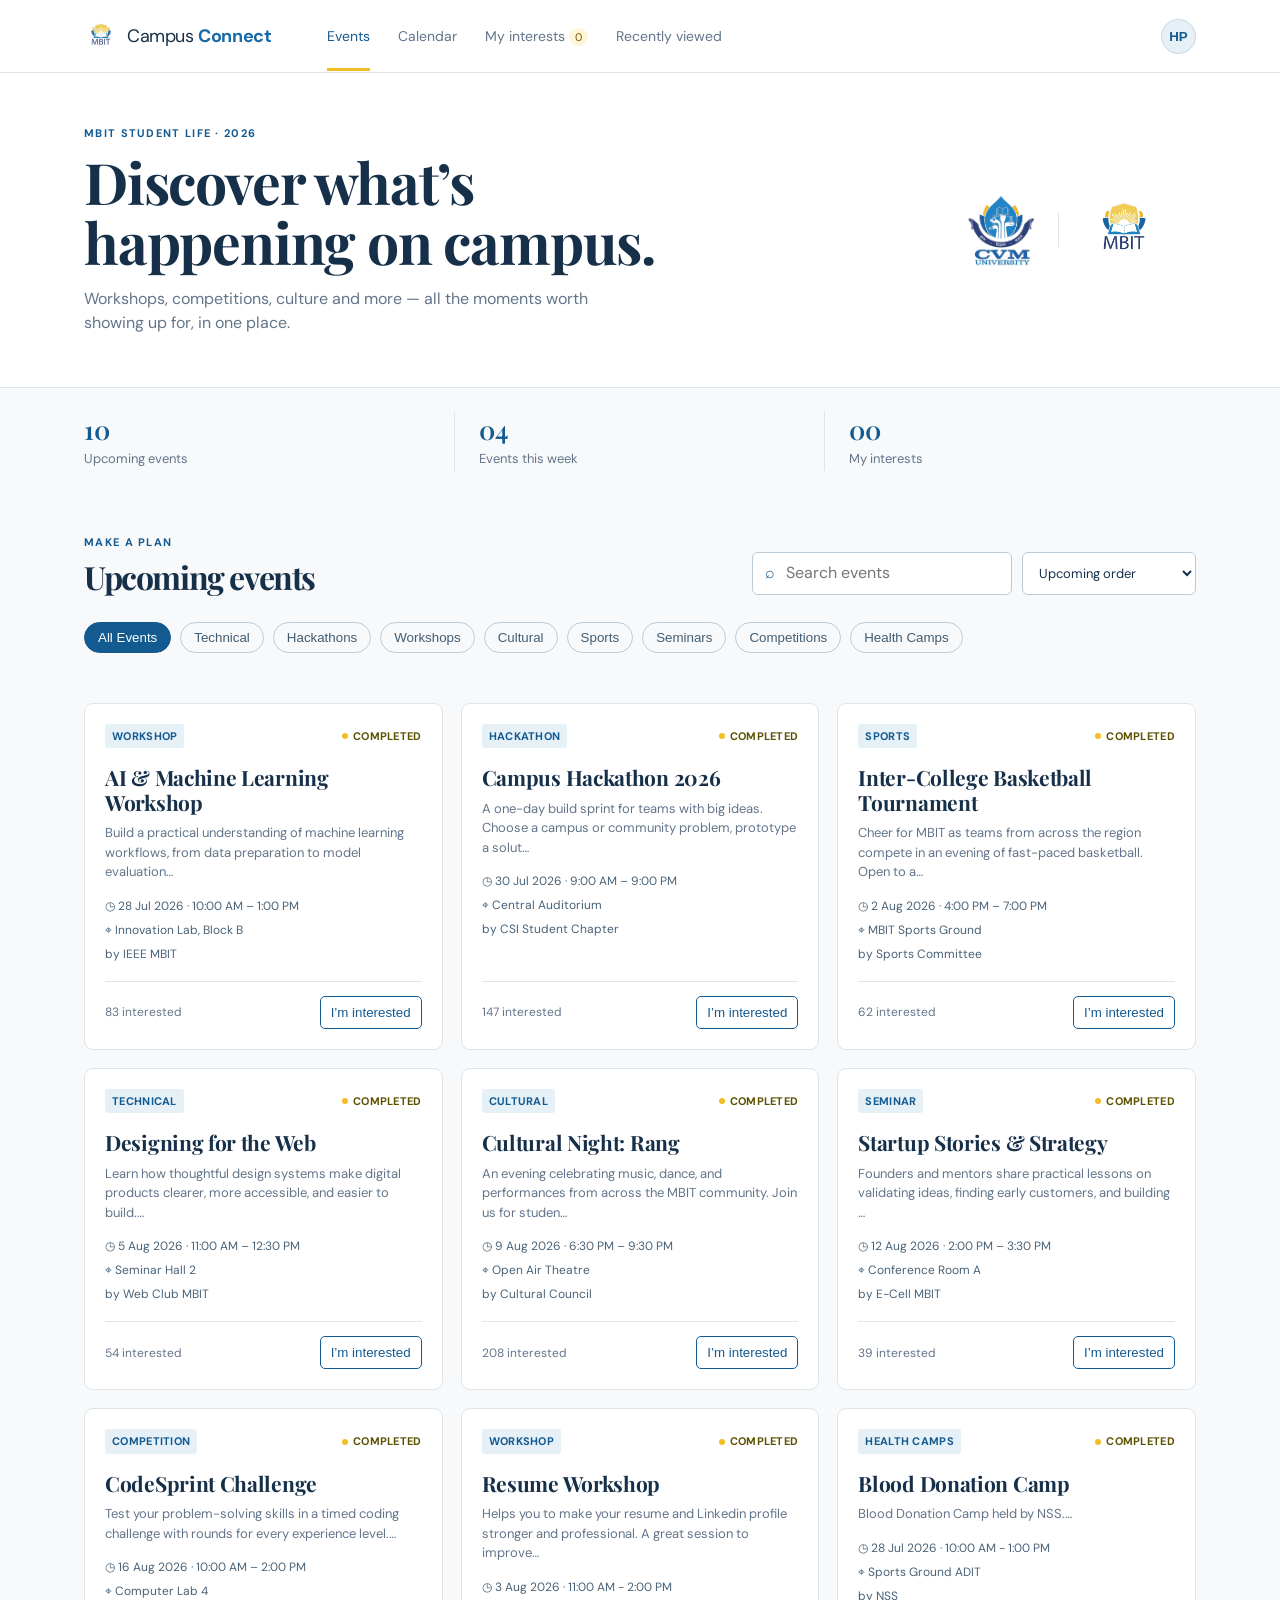
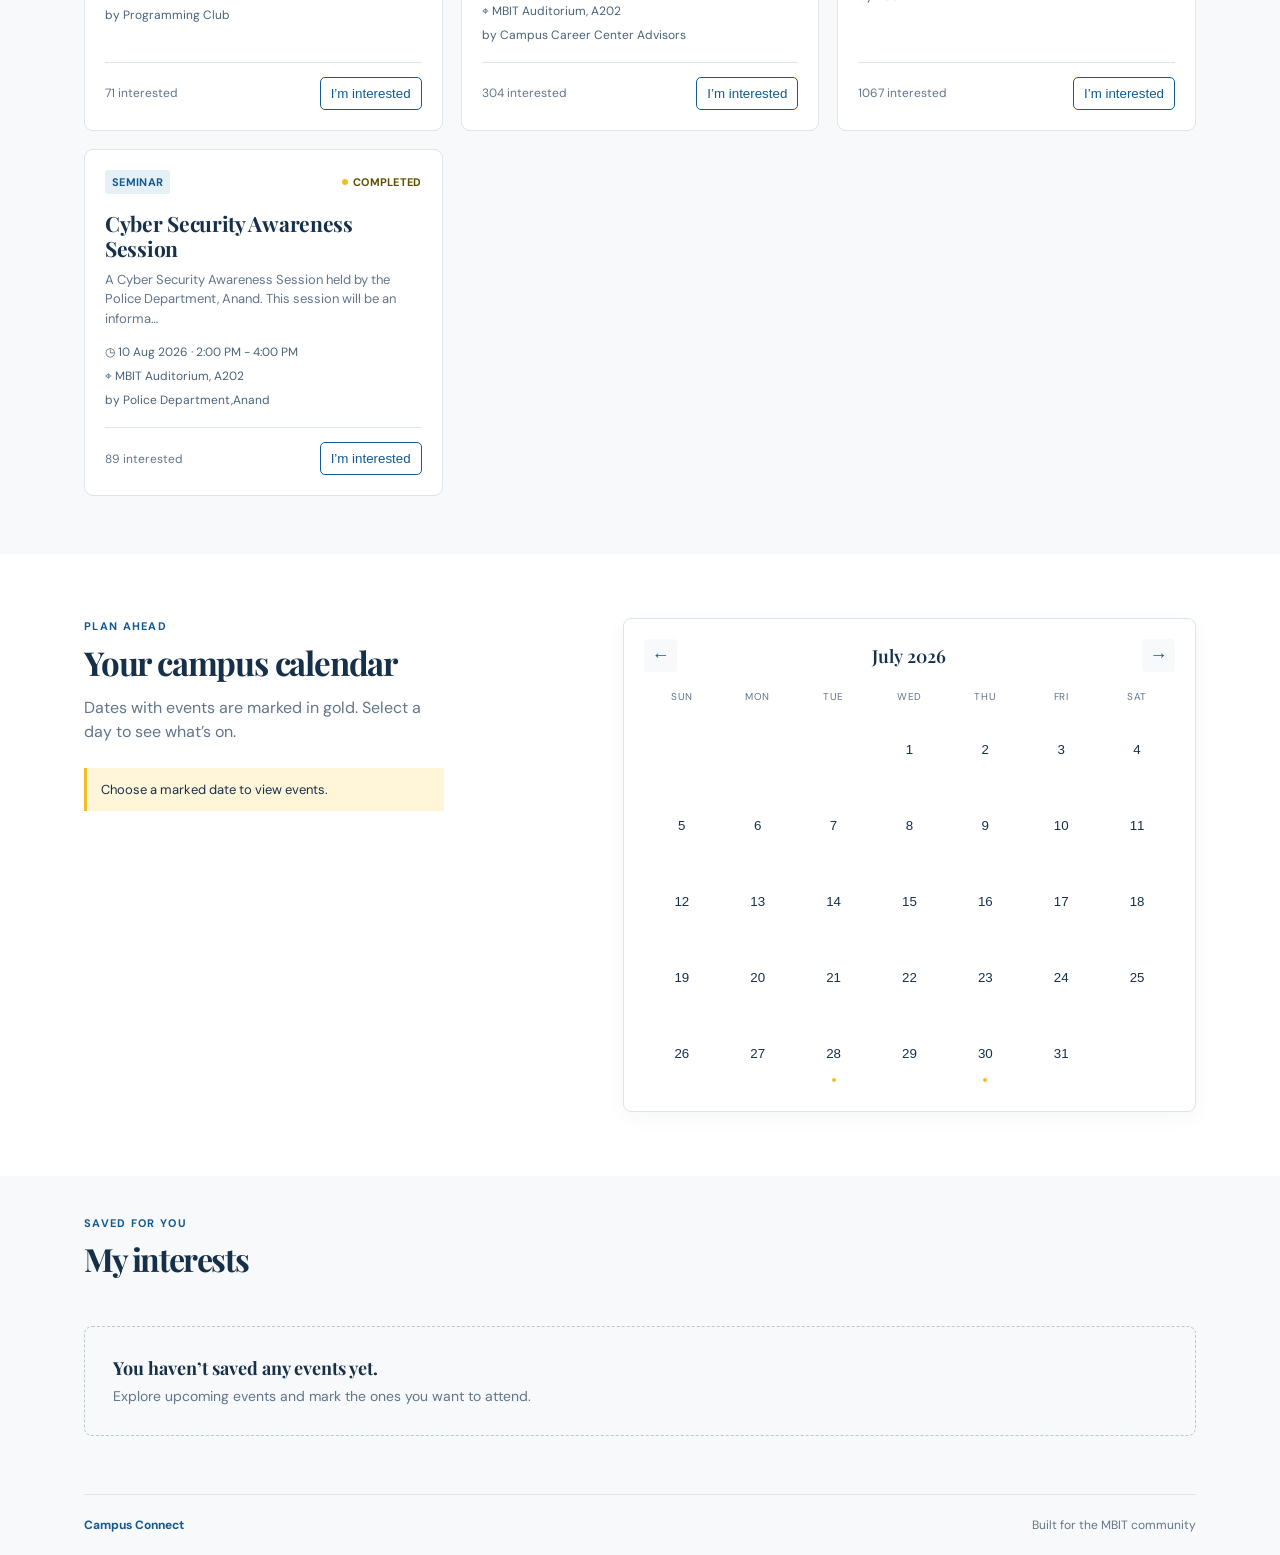
<file: index.html>
<!doctype html>
<html lang="en">
  <head>
    <meta charset="UTF-8" />
    <meta name="viewport" content="width=device-width, initial-scale=1.0" />
    <meta name="description" content="Discover and save MBIT campus events." />
    <title>Campus Connect | MBIT</title>
    <link rel="preconnect" href="https://fonts.googleapis.com" />
    <link rel="preconnect" href="https://fonts.gstatic.com" crossorigin />
    <link href="https://fonts.googleapis.com/css2?family=DM+Sans:wght@400;500;600;700&family=Playfair+Display:wght@600;700&display=swap" rel="stylesheet" />
    <link rel="stylesheet" href="styles.css" />
  </head>
  <body>
    <a class="skip-link" href="#main-content">Skip to events</a>
    <header class="site-header">
      <div class="nav-wrap">
        <a class="brand" href="#events" aria-label="Campus Events home">
          <span class="brand-mark" aria-hidden="true"><img src="mbit-logo-clean.png" alt="" /></span>
          <span>Campus <strong>Connect</strong></span>
        </a>
        <button class="menu-toggle" type="button" aria-expanded="false" aria-controls="primary-nav"><span></span><span></span><span></span><span class="sr-only">Open menu</span></button>
        <nav id="primary-nav" class="primary-nav" aria-label="Primary navigation">
          <a class="active" href="#events">Events</a>
          <a href="#calendar">Calendar</a>
          <a href="#interests">My interests <span id="nav-interest-count" class="nav-count">0</span></a>
          <a href="#recent-section">Recently viewed</a>
        </nav>
        <button class="profile" type="button" aria-label="Open profile" id="profile-button">
          HP
        </button>
      </div>
    </header>

    <main id="main-content">
      <section class="hero" aria-labelledby="page-title">
        <div class="hero-copy">
          <p class="eyebrow">MBIT student life · 2026</p>
          <h1 id="page-title">Discover what’s<br />happening on campus.</h1>
          <p class="intro">Workshops, competitions, culture and more — all the moments worth showing up for, in one place.</p>
        </div>
        <div class="partner-marks" aria-label="CVM University and MBIT">
          <img src="cvm-logo-clean.png" alt="CVM University" />
          <i></i>
          <img src="mbit-logo-clean.png" alt="Madhuben and Bhanubhai Patel Institute of Technology" />
        </div>
      </section>

      <section class="summary" aria-label="Campus event summary">
        <div><span id="upcoming-stat">06</span><p>Upcoming events</p></div>
        <div><span>04</span><p>Events this week</p></div>
        <div><span id="interest-stat">00</span><p>My interests</p></div>
      </section>

      <section class="event-area" id="events" aria-labelledby="events-title">
        <div class="section-heading">
          <div><p class="eyebrow">Make a plan</p><h2 id="events-title">Upcoming events</h2></div>
          <div class="list-controls">
            <label class="search"><span aria-hidden="true">⌕</span><span class="sr-only">Search events</span><input id="search-input" type="search" placeholder="Search events" autocomplete="off" /></label>
            <label class="sort-control"><span class="sr-only">Sort events</span><select id="sort-select">
              <option value="default">Upcoming order</option>
              <option value="date-asc">Date: nearest first</option>
              <option value="recent">Recently added</option>
              <option value="popular">Most interested</option>
              <option value="interested-first">My interests first</option>
            </select></label>
          </div>
        </div>
        <div id="filters" class="filters" aria-label="Filter events by category"></div>
        <p id="result-note" class="result-note" role="status" aria-live="polite"></p>
        <div id="events-grid" class="events-grid"></div>
        <div id="empty-state" class="empty-state" hidden><span aria-hidden="true">⌕</span><h3>No events found</h3><p>Try searching for another event or category.</p></div>
      </section>

      <section class="event-area recommend-section" id="recommended" aria-labelledby="recommend-title" hidden>
        <div class="section-heading"><div><p class="eyebrow">Picked for you</p><h2 id="recommend-title">Recommended for you</h2></div></div>
        <div id="recommend-grid" class="events-grid"></div>
      </section>

      <section class="calendar-section" id="calendar" aria-labelledby="calendar-title">
        <div class="calendar-copy"><p class="eyebrow">Plan ahead</p><h2 id="calendar-title">Your campus calendar</h2><p>Dates with events are marked in gold. Select a day to see what’s on.</p><div id="date-events" class="date-events">Choose a marked date to view events.</div></div>
        <div class="calendar"><div class="calendar-head"><button id="prev-month" type="button" aria-label="Previous month">←</button><h3 id="month-label"></h3><button id="next-month" type="button" aria-label="Next month">→</button></div><div class="weekdays" aria-hidden="true"><span>Sun</span><span>Mon</span><span>Tue</span><span>Wed</span><span>Thu</span><span>Fri</span><span>Sat</span></div><div id="calendar-grid" class="calendar-grid" role="grid" aria-label="Events calendar"></div></div>
      </section>

      <section class="interests-section" id="interests" aria-labelledby="interests-title"><div class="section-heading"><div><p class="eyebrow">Saved for you</p><h2 id="interests-title">My interests</h2></div></div><div id="interests-summary" class="interests-summary"></div><div id="interests-list" class="interests-list"></div></section>

      <section class="interests-section recent-section" id="recent-section" aria-labelledby="recent-title" hidden>
        <div class="section-heading"><div><p class="eyebrow">Pick up where you left off</p><h2 id="recent-title">Recently viewed</h2></div></div>
        <div id="recent-list" class="interests-list"></div>
      </section>
    </main>
     <dialog id="profile-dialog" aria-labelledby="profile-title">
  <button class="dialog-close" type="button" id="profile-close" aria-label="Close profile">×</button>

  <div class="profile-panel">
    <div class="profile-hero">
      <div class="profile-avatar-large">HP</div>
      <div>
        <p class="eyebrow">Student profile</p>
        <h2 id="profile-title">Henil Patel</h2>
        <p id="profile-subtitle">1st Year · Computer Engineering</p>
      </div>
    </div>

    <div class="profile-details" id="profile-details">
      <div>
        <span>Full Name</span>
        <strong id="profile-name-display">Henil Patel</strong>
      </div>

      <div>
        <span>Year of Study</span>
        <strong id="profile-year-display">1st Year</strong>
      </div>

      <div>
        <span>Branch / Stream</span>
        <strong id="profile-branch-display">Computer Engineering</strong>
      </div>
    </div>

    <form id="profile-form" class="profile-form" hidden>
      <label>
        Full Name
        <input id="profile-name-input" type="text" required />
      </label>

      <label>
        Year of Study
        <select id="profile-year-input" required>
          <option>1st Year</option>
          <option>2nd Year</option>
          <option>3rd Year</option>
          <option>4th Year</option>
        </select>
      </label>

      <label>
        Branch / Stream
        <select id="profile-branch-input" required>
          <option>Computer Engineering</option>
          <option>Information Technology</option>
          <option>Mechanical Engineering</option>
          <option>Civil Engineering</option>
          <option>Electrical Engineering</option>
          <option>Other</option>
        </select>
      </label>

      <button type="submit" class="register-submit">
        Save Changes
      </button>
    </form>

    <div class="profile-actions">
      <button id="edit-profile-button" class="interest-btn" type="button">
        Edit Profile
      </button>
    </div>
  </div>
</dialog>
    <dialog id="event-dialog" aria-labelledby="dialog-title"><button class="dialog-close" type="button" aria-label="Close event details">×</button><div id="dialog-content"></div></dialog>
    <div id="toast" class="toast" role="status" aria-live="polite"></div>
    <footer><span>Campus Connect</span><span>Built for the MBIT community</span></footer>
    <script src="app.js"></script>
  </body>
</html>
</file>
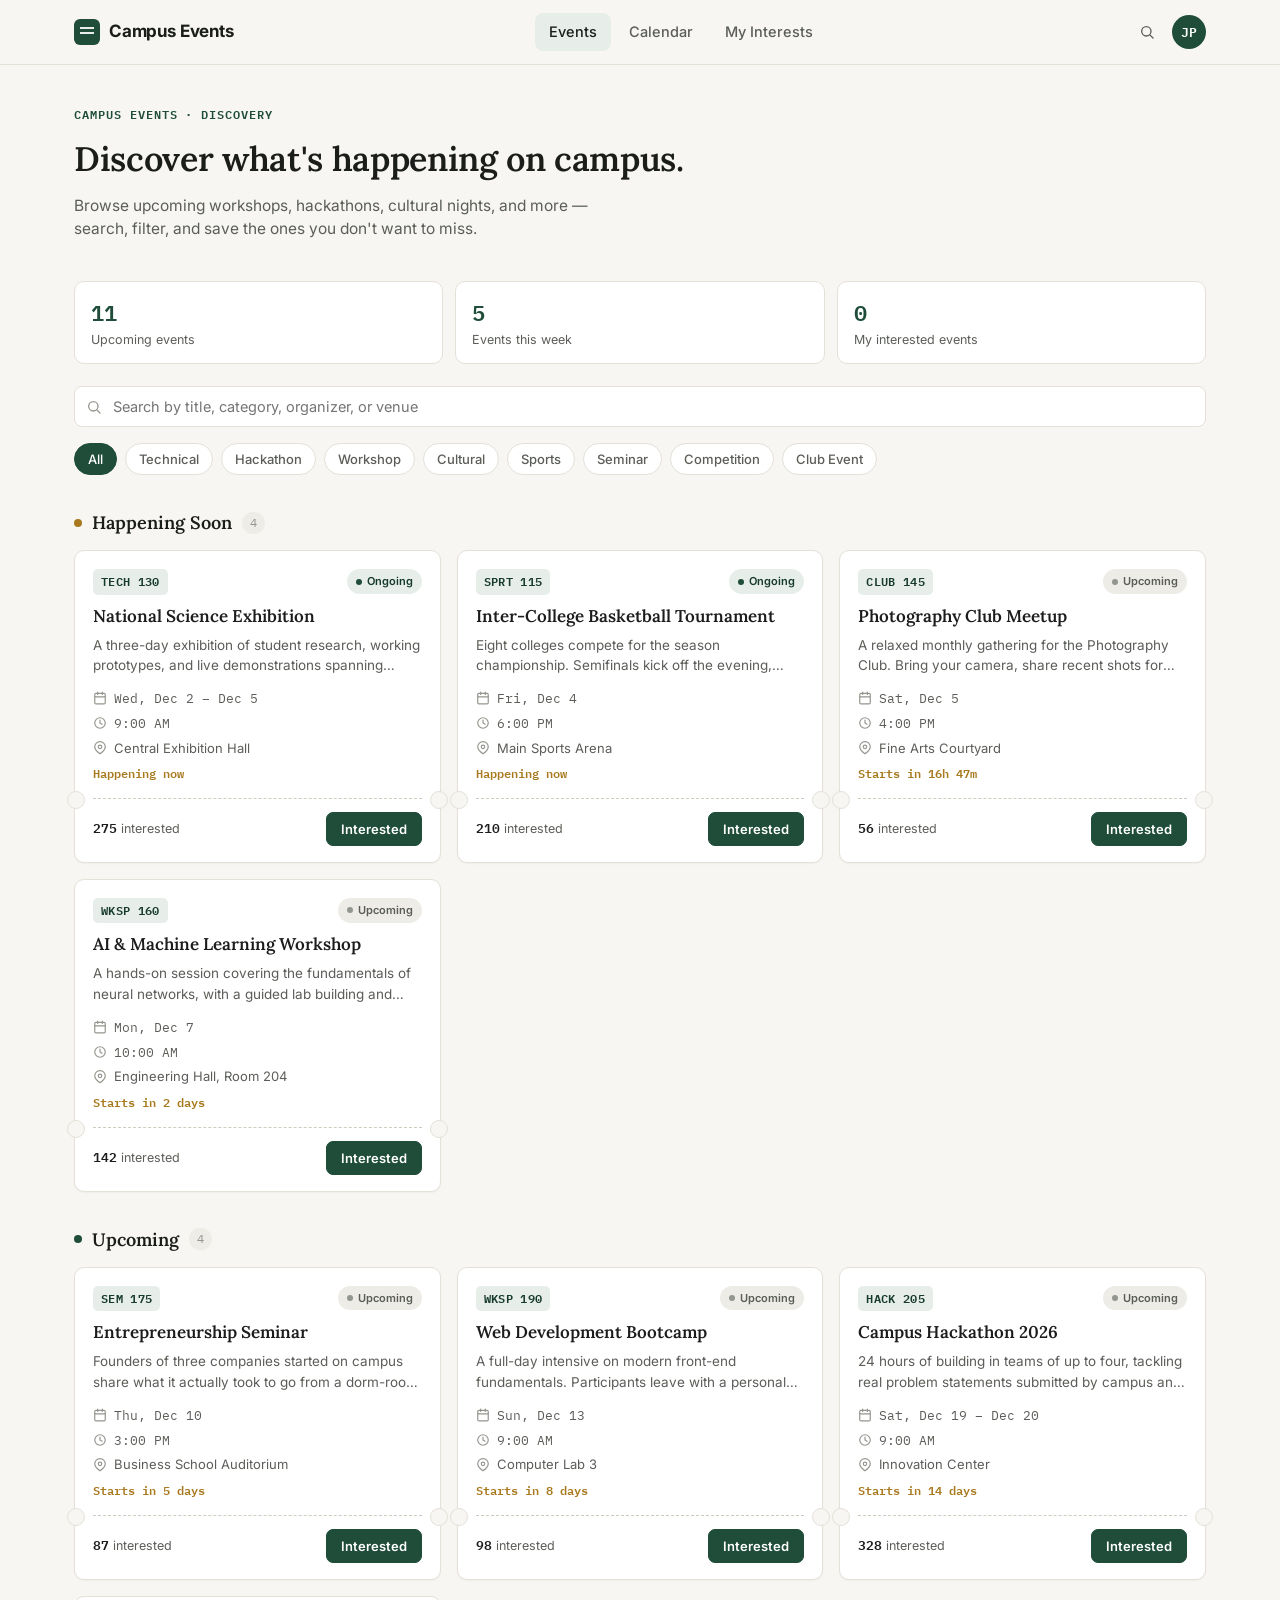
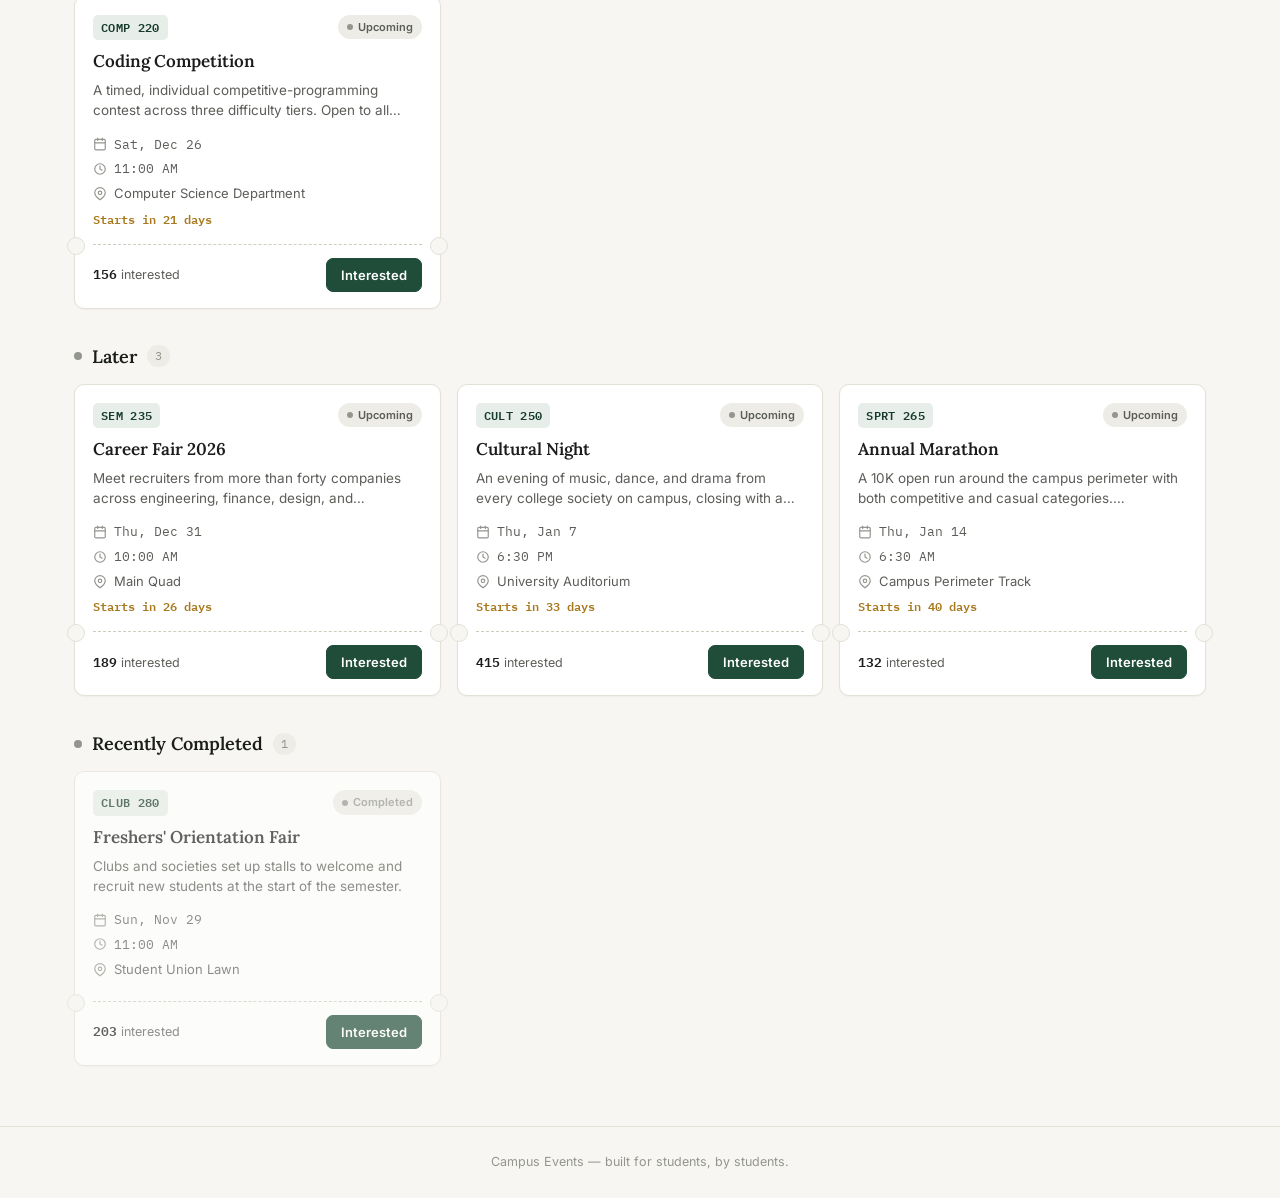
<file: campus.html>
<!DOCTYPE html>
<html lang="en">
<head>
<meta charset="UTF-8">
<meta name="viewport" content="width=device-width, initial-scale=1.0">
<title>Campus Connect</title>
<link rel="preconnect" href="https://fonts.googleapis.com">
<link href="https://fonts.googleapis.com/css2?family=Lora:wght@500;600;700&family=Inter:wght@400;500;600;700&family=IBM+Plex+Mono:wght@400;500;600&display=swap" rel="stylesheet">
<style>
  :root{
    --bg:#F7F6F2;
    --surface:#FFFFFF;
    --border:#E3E1D8;
    --border-strong:#CFCCC0;
    --ink:#1B1D1B;
    --ink-2:#5B5E58;
    --ink-3:#93968E;
    --accent:#1F4D3A;
    --accent-dark:#163A2B;
    --accent-ink:#FFFFFF;
    --accent-soft:#E7EEE9;
    --gold:#A8791E;
    --gold-soft:#FAF1DD;
    --grey-soft:#EDECE6;
    --radius:10px;
    --radius-sm:6px;
    --shadow-card: 0 1px 2px rgba(27,29,27,0.04);
    --shadow-modal: 0 12px 40px rgba(27,29,27,0.18);
  }
  *{box-sizing:border-box;}
  html,body{margin:0;padding:0;}
  body{
    background:var(--bg);
    color:var(--ink);
    font-family:'Inter',system-ui,sans-serif;
    -webkit-font-smoothing:antialiased;
    line-height:1.5;
  }
  h1,h2,h3,.serif{ font-family:'Lora',serif; }
  .mono{ font-family:'IBM Plex Mono',monospace; }
  a{color:inherit;}
  button{font-family:inherit;}
  button:focus-visible, a:focus-visible, input:focus-visible, [tabindex]:focus-visible{
    outline:2px solid var(--accent); outline-offset:2px;
  }
  ::selection{ background:var(--accent-soft); }

  /* ---------- Layout shell ---------- */
  #app{min-height:100vh; display:flex; flex-direction:column;}
  .wrap{max-width:1180px; margin:0 auto; padding:0 24px;}
  @media (max-width:640px){ .wrap{padding:0 16px;} }

  /* ---------- Nav ---------- */
  header.nav{
    position:sticky; top:0; z-index:40;
    background:rgba(247,246,242,0.92);
    backdrop-filter:saturate(120%) blur(6px);
    border-bottom:1px solid var(--border);
  }
  .nav-inner{ display:flex; align-items:center; justify-content:space-between; height:64px; }
  .brand{ display:flex; align-items:center; gap:9px; font-weight:700; font-size:17px; letter-spacing:-0.01em; }
  .brand-mark{ width:26px; height:26px; border-radius:6px; background:var(--accent); position:relative; flex:none; }
  .brand-mark::after{ content:""; position:absolute; left:6px; right:6px; top:8px; height:2px; background:var(--accent-ink); box-shadow:0 5px 0 var(--accent-ink); opacity:0.9; }
  .nav-links{ display:flex; gap:4px; align-items:center; }
  .nav-links a{
    text-decoration:none; font-size:14.5px; font-weight:500; color:var(--ink-2);
    padding:8px 14px; border-radius:8px; transition:background 0.15s, color 0.15s;
  }
  .nav-links a:hover{ color:var(--ink); background:var(--grey-soft); }
  .nav-links a.active{ color:var(--ink); background:var(--accent-soft); }
  .nav-right{ display:flex; align-items:center; gap:6px; }
  .icon-btn{
    width:38px; height:38px; border-radius:8px; border:1px solid transparent; background:transparent;
    display:flex; align-items:center; justify-content:center; cursor:pointer; color:var(--ink-2);
    transition:background 0.15s, border-color 0.15s;
  }
  .icon-btn:hover{ background:var(--grey-soft); color:var(--ink); }
  .avatar{
    width:34px; height:34px; border-radius:50%; background:var(--accent); color:var(--accent-ink);
    display:flex; align-items:center; justify-content:center; font-weight:600; font-size:13px; cursor:pointer;
    border:none; font-family:'IBM Plex Mono',monospace;
  }
  .hamburger{ display:none; }
  .profile-menu{
    position:absolute; right:24px; top:60px; background:var(--surface); border:1px solid var(--border);
    border-radius:var(--radius); box-shadow:var(--shadow-modal); width:220px; padding:6px; z-index:60;
  }
  .profile-menu .who{ padding:10px 12px 8px; border-bottom:1px solid var(--border); margin-bottom:4px; }
  .profile-menu .who .name{ font-weight:600; font-size:14px; }
  .profile-menu .who .email{ font-size:12.5px; color:var(--ink-3); }
  .profile-menu button{
    width:100%; text-align:left; background:none; border:none; padding:9px 12px; font-size:13.5px;
    border-radius:7px; cursor:pointer; color:var(--ink-2);
  }
  .profile-menu button:hover{ background:var(--grey-soft); color:var(--ink); }

  @media (max-width:820px){
    .nav-links{
      display:none; position:absolute; top:64px; left:0; right:0; background:var(--surface);
      border-bottom:1px solid var(--border); flex-direction:column; align-items:stretch; padding:8px; gap:2px;
      box-shadow:0 8px 24px rgba(0,0,0,0.06);
    }
    .nav-links.open{ display:flex; }
    .nav-links a{ padding:12px 14px; }
    .hamburger{ display:flex; }
  }

  /* ---------- Search overlay ---------- */
  .search-overlay{
    position:fixed; inset:0; background:rgba(20,22,20,0.35); z-index:70; display:flex; align-items:flex-start; justify-content:center; padding-top:12vh;
  }
  .search-panel{ width:min(560px,90vw); background:var(--surface); border-radius:var(--radius); box-shadow:var(--shadow-modal); padding:16px; }
  .search-panel input{
    width:100%; border:1px solid var(--border); border-radius:8px; padding:12px 14px; font-size:15px; font-family:inherit;
    background:var(--bg);
  }
  .search-panel .hint{ font-size:12.5px; color:var(--ink-3); margin-top:10px; padding:0 2px; }

  /* ---------- Page header ---------- */
  .page-head{ padding:40px 0 20px; }
  .eyebrow{ font-family:'IBM Plex Mono',monospace; font-size:12px; letter-spacing:0.08em; text-transform:uppercase; color:var(--accent); font-weight:600; margin-bottom:10px; }
  .page-head h1{ font-size:34px; margin:0 0 10px; font-weight:600; letter-spacing:-0.01em; }
  .page-head p{ font-size:15.5px; color:var(--ink-2); max-width:560px; margin:0; }
  @media (max-width:640px){ .page-head h1{ font-size:26px; } .page-head{padding:28px 0 16px;} }

  /* ---------- Dashboard summary ---------- */
  .summary-row{ display:flex; gap:12px; flex-wrap:wrap; margin:20px 0 8px; }
  .summary-chip{
    flex:1 1 160px; background:var(--surface); border:1px solid var(--border); border-radius:var(--radius);
    padding:14px 16px;
  }
  .summary-chip .num{ font-family:'IBM Plex Mono',monospace; font-size:22px; font-weight:600; color:var(--accent); }
  .summary-chip .label{ font-size:12.5px; color:var(--ink-2); margin-top:2px; }

  /* ---------- Search + filters ---------- */
  .toolbar{ display:flex; gap:10px; margin:22px 0 6px; flex-wrap:wrap; }
  .search-inline{ position:relative; flex:1 1 260px; }
  .search-inline input{
    width:100%; padding:11px 14px 11px 38px; border:1px solid var(--border); border-radius:8px; font-size:14.5px;
    background:var(--surface); font-family:inherit;
  }
  .search-inline svg{ position:absolute; left:12px; top:50%; transform:translateY(-50%); color:var(--ink-3); }
  .filter-row{ display:flex; gap:8px; flex-wrap:wrap; margin:16px 0 8px; }
  .filter-chip{
    border:1px solid var(--border); background:var(--surface); color:var(--ink-2); font-size:13px; font-weight:500;
    padding:7px 13px; border-radius:20px; cursor:pointer; white-space:nowrap; transition:all 0.12s;
  }
  .filter-chip:hover{ border-color:var(--border-strong); }
  .filter-chip.active{ background:var(--accent); border-color:var(--accent); color:var(--accent-ink); }

  /* ---------- Groups ---------- */
  .group{ margin-top:34px; }
  .group-title{ display:flex; align-items:center; gap:10px; margin-bottom:14px; }
  .group-title h2{ font-size:18px; margin:0; font-weight:600; }
  .group-title .count{ font-family:'IBM Plex Mono',monospace; font-size:12px; color:var(--ink-3); background:var(--grey-soft); padding:2px 8px; border-radius:20px; }
  .group-dot{ width:8px; height:8px; border-radius:50%; }
  .dot-soon{ background:var(--gold); }
  .dot-upcoming{ background:var(--accent); }
  .dot-later{ background:var(--ink-3); }

  .grid{ display:grid; grid-template-columns:repeat(auto-fill,minmax(300px,1fr)); gap:16px; }

  /* ---------- Event card (ticket stub) ---------- */
  .card{
    background:var(--surface); border:1px solid var(--border); border-radius:var(--radius);
    box-shadow:var(--shadow-card); display:flex; flex-direction:column; cursor:pointer;
    transition:border-color 0.15s, transform 0.1s;
  }
  .card:hover{ border-color:var(--border-strong); }
  .card.completed{ opacity:0.68; }
  .card-body{ padding:18px 18px 16px; }
  .card-top{ display:flex; justify-content:space-between; align-items:flex-start; gap:8px; margin-bottom:10px; }
  .code-badge{
    font-family:'IBM Plex Mono',monospace; font-size:11.5px; font-weight:600; letter-spacing:0.03em;
    background:var(--accent-soft); color:var(--accent-dark); padding:4px 8px; border-radius:5px;
  }
  .status-badge{ font-size:11px; font-weight:600; padding:4px 9px; border-radius:20px; display:inline-flex; align-items:center; gap:5px; white-space:nowrap; }
  .status-badge::before{ content:""; width:6px; height:6px; border-radius:50%; }
  .status-upcoming{ background:var(--grey-soft); color:var(--ink-2); }
  .status-upcoming::before{ background:var(--ink-3); }
  .status-today{ background:var(--gold-soft); color:var(--gold); }
  .status-today::before{ background:var(--gold); }
  .status-ongoing{ background:var(--accent-soft); color:var(--accent-dark); }
  .status-ongoing::before{ background:var(--accent); }
  .status-completed{ background:var(--grey-soft); color:var(--ink-3); }
  .status-completed::before{ background:var(--ink-3); }

  .card h3{ font-size:17px; margin:0 0 8px; font-weight:600; line-height:1.3; }
  .card .desc{ font-size:13.5px; color:var(--ink-2); margin:0 0 14px; display:-webkit-box; -webkit-line-clamp:2; -webkit-box-orient:vertical; overflow:hidden; }
  .meta-line{ display:flex; align-items:center; gap:7px; font-size:13px; color:var(--ink-2); margin-bottom:6px; }
  .meta-line svg{ flex:none; color:var(--ink-3); }
  .meta-line .mono{ font-size:12.5px; }
  .countdown-line{ font-size:12px; color:var(--gold); font-weight:600; margin-top:4px; font-family:'IBM Plex Mono',monospace; }

  .card-divider{ position:relative; border-top:1px dashed var(--border-strong); margin:0 18px; }
  .card-divider::before, .card-divider::after{
    content:""; position:absolute; top:-8px; width:16px; height:16px; border-radius:50%; background:var(--bg);
    border:1px solid var(--border);
  }
  .card-divider::before{ left:-26px; }
  .card-divider::after{ right:-26px; }

  .card-foot{ display:flex; align-items:center; justify-content:space-between; padding:13px 18px 16px; }
  .interested-count{ font-size:12.5px; color:var(--ink-2); }
  .interested-count strong{ color:var(--ink); font-family:'IBM Plex Mono',monospace; font-weight:600; }
  .btn-interest{
    border:1px solid var(--accent); background:var(--accent); color:var(--accent-ink); font-size:13px; font-weight:600;
    padding:8px 14px; border-radius:7px; cursor:pointer; transition:all 0.12s; white-space:nowrap;
  }
  .btn-interest.active{ background:var(--surface); color:var(--accent); }
  .btn-interest:hover{ transform:translateY(-1px); }

  /* ---------- Empty state ---------- */
  .empty-state{
    text-align:center; padding:64px 24px; border:1px dashed var(--border-strong); border-radius:var(--radius);
    margin-top:20px; background:var(--surface);
  }
  .empty-state .icon{ width:44px; height:44px; margin:0 auto 16px; color:var(--ink-3); }
  .empty-state h3{ font-size:17px; margin:0 0 6px; }
  .empty-state p{ font-size:14px; color:var(--ink-2); margin:0; max-width:340px; margin-inline:auto; }

  /* ---------- Modal ---------- */
  .modal-overlay{ position:fixed; inset:0; background:rgba(20,22,20,0.45); z-index:80; display:flex; align-items:center; justify-content:center; padding:20px; }
  .modal{
    background:var(--surface); border-radius:14px; width:min(620px,100%); max-height:88vh; overflow-y:auto;
    box-shadow:var(--shadow-modal); position:relative;
  }
  .modal-head{ padding:26px 26px 0; }
  .modal-close{
    position:absolute; top:16px; right:16px; width:34px; height:34px; border-radius:50%; border:1px solid var(--border);
    background:var(--surface); cursor:pointer; display:flex; align-items:center; justify-content:center; color:var(--ink-2);
  }
  .modal-close:hover{ background:var(--grey-soft); }
  .modal-top-row{ display:flex; gap:8px; align-items:center; margin-bottom:14px; }
  .modal h2{ font-size:24px; margin:0 0 16px; font-weight:600; line-height:1.3; padding-right:30px; }
  .modal-meta-grid{ display:grid; grid-template-columns:1fr 1fr; gap:12px 20px; margin-bottom:20px; }
  @media (max-width:520px){ .modal-meta-grid{ grid-template-columns:1fr; } }
  .meta-item .k{ font-size:11px; text-transform:uppercase; letter-spacing:0.06em; color:var(--ink-3); font-weight:600; margin-bottom:4px; }
  .meta-item .v{ font-size:14.5px; font-weight:500; }
  .modal-divider{ border-top:1px solid var(--border); margin:0 26px; }
  .modal-body{ padding:20px 26px 26px; }
  .modal-body .desc{ font-size:14.5px; color:var(--ink-2); line-height:1.65; margin:0 0 22px; }
  .modal-actions{ display:flex; gap:10px; flex-wrap:wrap; align-items:center; }
  .btn-primary{
    background:var(--accent); color:var(--accent-ink); border:1px solid var(--accent); font-weight:600; font-size:14.5px;
    padding:11px 20px; border-radius:8px; cursor:pointer;
  }
  .btn-primary.active{ background:var(--surface); color:var(--accent); }
  .btn-secondary{
    background:var(--surface); border:1px solid var(--border-strong); color:var(--ink); font-weight:500; font-size:14px;
    padding:11px 16px; border-radius:8px; cursor:pointer; display:flex; align-items:center; gap:7px;
  }
  .btn-secondary.on{ background:var(--gold-soft); border-color:var(--gold); color:var(--gold); }
  .toast{
    position:fixed; bottom:24px; left:50%; transform:translateX(-50%); background:var(--ink); color:#fff;
    padding:12px 18px; border-radius:8px; font-size:13.5px; z-index:100; box-shadow:var(--shadow-modal);
    display:flex; align-items:center; gap:8px; opacity:0; transition:opacity 0.2s, transform 0.2s;
  }
  .toast.show{ opacity:1; }

  /* ---------- Interests page ---------- */
  .reminder-panel{ background:var(--gold-soft); border:1px solid #EBD9AE; border-radius:var(--radius); padding:16px 18px; margin:22px 0; }
  .reminder-panel h3{ font-size:13.5px; margin:0 0 10px; color:var(--gold); text-transform:uppercase; letter-spacing:0.04em; font-family:'IBM Plex Mono',monospace; }
  .reminder-row{ display:flex; justify-content:space-between; align-items:center; padding:7px 0; font-size:14px; }
  .reminder-row + .reminder-row{ border-top:1px solid #EBD9AE; }
  .list-row{
    background:var(--surface); border:1px solid var(--border); border-radius:var(--radius); padding:16px 18px;
    display:flex; justify-content:space-between; align-items:center; gap:14px; margin-bottom:10px; cursor:pointer;
  }
  .list-row:hover{ border-color:var(--border-strong); }
  .list-row .left h3{ font-size:15.5px; margin:0 0 6px; font-weight:600; }
  .list-row .meta-line{ margin-bottom:3px; }
  .list-row .right{ display:flex; flex-direction:column; align-items:flex-end; gap:8px; flex:none; }

  /* ---------- Calendar ---------- */
  .cal-head{ display:flex; align-items:center; justify-content:space-between; margin:22px 0 16px; }
  .cal-head h2{ font-size:19px; margin:0; font-weight:600; }
  .cal-nav{ display:flex; gap:6px; }
  .cal-nav button{
    width:34px; height:34px; border-radius:8px; border:1px solid var(--border); background:var(--surface); cursor:pointer;
    display:flex; align-items:center; justify-content:center; color:var(--ink-2);
  }
  .cal-nav button:hover{ background:var(--grey-soft); }
  .cal-grid{ display:grid; grid-template-columns:repeat(7,1fr); gap:6px; }
  .cal-dow{ text-align:center; font-size:11px; font-weight:600; color:var(--ink-3); text-transform:uppercase; letter-spacing:0.04em; padding-bottom:6px; }
  .cal-cell{
    aspect-ratio:1/1; border-radius:8px; border:1px solid var(--border); background:var(--surface); display:flex;
    flex-direction:column; align-items:center; justify-content:center; cursor:pointer; position:relative; gap:3px;
    min-height:0;
  }
  .cal-cell.empty{ border:none; background:transparent; cursor:default; }
  .cal-cell:not(.empty):hover{ border-color:var(--border-strong); }
  .cal-cell .d{ font-size:13px; font-weight:500; font-family:'IBM Plex Mono',monospace; }
  .cal-cell.today{ border-color:var(--accent); }
  .cal-cell.today .d{ color:var(--accent); font-weight:700; }
  .cal-cell.selected{ background:var(--accent-soft); border-color:var(--accent); }
  .cal-dots{ display:flex; gap:2px; }
  .cal-dots span{ width:4px; height:4px; border-radius:50%; background:var(--accent); }
  @media (max-width:480px){ .cal-cell .d{ font-size:11.5px; } }

  .day-panel{ margin-top:24px; }
  .day-panel h3{ font-size:15px; margin:0 0 12px; font-weight:600; }

  footer.app-foot{ margin-top:auto; border-top:1px solid var(--border); padding:26px 0; text-align:center; }
  footer.app-foot p{ font-size:12.5px; color:var(--ink-3); margin:0; }

  .hidden{ display:none !important; }
  .sr-only{ position:absolute; width:1px; height:1px; overflow:hidden; clip:rect(0,0,0,0); }
</style>
</head>
<body>
<div id="app"></div>

<script>
(function(){

/* ============================= DATA ============================= */
const DAY = 24*60*60*1000;
function addDays(base, n){ const d = new Date(base); d.setDate(d.getDate()+n); return d; }
function dateKey(d){ return d.getFullYear()+'-'+String(d.getMonth()+1).padStart(2,'0')+'-'+String(d.getDate()).padStart(2,'0'); }

const today0 = new Date(); today0.setHours(0,0,0,0);

function mkEvent(o){
  const start = addDays(today0, o.offset);
  const [h,m] = o.time.split(':').map(Number);
  start.setHours(h,m,0,0);
  let end;
  if(o.offsetEnd !== undefined){
    end = addDays(today0, o.offsetEnd);
    end.setHours(23,59,59,0);
  } else {
    end = new Date(start);
    end.setHours(23,59,59,0);
  }
  return {
    id: o.id, title:o.title, category:o.category, code:o.code,
    start, end, venue:o.venue, organizer:o.organizer, desc:o.desc, baseInterest:o.interest,
    dateLabel: start.toLocaleDateString('en-US',{weekday:'short', month:'short', day:'numeric'}),
    timeLabel: start.toLocaleTimeString('en-US',{hour:'numeric', minute:'2-digit'}),
    multiDay: o.offsetEnd !== undefined
  };
}

const CATEGORY_CODES = {
  'Technical':'TECH','Hackathon':'HACK','Workshop':'WKSP','Cultural':'CULT',
  'Sports':'SPRT','Seminar':'SEM','Competition':'COMP','Club Event':'CLUB'
};
let codeCounter = 100;
function code(cat){ codeCounter += 15; return CATEGORY_CODES[cat] + ' ' + (codeCounter); }

const RAW_EVENTS = [
  { id:'e1', title:'Inter-College Basketball Tournament', category:'Sports', offset:0, time:'18:00',
    venue:'Main Sports Arena', organizer:'Athletics Department', interest:210,
    desc:'Eight colleges compete for the season championship. Semifinals kick off the evening, followed by the final and an awards ceremony on the main court.' },
  { id:'e2', title:'National Science Exhibition', category:'Technical', offset:-2, offsetEnd:1, time:'09:00',
    venue:'Central Exhibition Hall', organizer:'Science Council', interest:275,
    desc:'A three-day exhibition of student research, working prototypes, and live demonstrations spanning physics, chemistry, and applied engineering. Open to all departments.' },
  { id:'e3', title:"Photography Club Meetup", category:'Club Event', offset:1, time:'16:00',
    venue:'Fine Arts Courtyard', organizer:'Photography Club', interest:56,
    desc:'A relaxed monthly gathering for the Photography Club. Bring your camera, share recent shots for feedback, and join a short golden-hour walk around campus.' },
  { id:'e4', title:'AI & Machine Learning Workshop', category:'Workshop', offset:3, time:'10:00',
    venue:'Engineering Hall, Room 204', organizer:'Computer Science Society', interest:142,
    desc:'A hands-on session covering the fundamentals of neural networks, with a guided lab building and training a simple image classifier from scratch.' },
  { id:'e5', title:'Entrepreneurship Seminar', category:'Seminar', offset:6, time:'15:00',
    venue:'Business School Auditorium', organizer:'E-Cell', interest:87,
    desc:'Founders of three companies started on campus share what it actually took to go from a dorm-room idea to a funded business, followed by open Q&A.' },
  { id:'e6', title:'Web Development Bootcamp', category:'Workshop', offset:9, time:'09:00',
    venue:'Computer Lab 3', organizer:'Web Development Club', interest:98,
    desc:'A full-day intensive on modern front-end fundamentals. Participants leave with a personal site built and deployed live.' },
  { id:'e7', title:'Campus Hackathon 2026', category:'Hackathon', offset:15, offsetEnd:16, time:'09:00',
    venue:'Innovation Center', organizer:'Tech Entrepreneurs Club', interest:328,
    desc:'24 hours of building in teams of up to four, tackling real problem statements submitted by campus and industry partners. Prizes for the top three projects.' },
  { id:'e8', title:'Coding Competition', category:'Competition', offset:22, time:'11:00',
    venue:'Computer Science Department', organizer:'ACM Student Chapter', interest:156,
    desc:'A timed, individual competitive-programming contest across three difficulty tiers. Open to all years, with separate leaderboards for beginners.' },
  { id:'e9', title:'Career Fair 2026', category:'Seminar', offset:27, time:'10:00',
    venue:'Main Quad', organizer:'Career Services Office', interest:189,
    desc:'Meet recruiters from more than forty companies across engineering, finance, design, and consulting. Bring several copies of your resume.' },
  { id:'e10', title:'Cultural Night', category:'Cultural', offset:34, time:'18:30',
    venue:'University Auditorium', organizer:'Cultural Committee', interest:415,
    desc:'An evening of music, dance, and drama from every college society on campus, closing with a joint finale performance.' },
  { id:'e11', title:'Annual Marathon', category:'Sports', offset:41, time:'06:30',
    venue:'Campus Perimeter Track', organizer:'Athletics Department', interest:132,
    desc:'A 10K open run around the campus perimeter with both competitive and casual categories. Registration includes a race kit and finisher medal.' },
  { id:'e12', title:"Freshers' Orientation Fair", category:'Club Event', offset:-5, time:'11:00',
    venue:'Student Union Lawn', organizer:'Student Council', interest:203,
    desc:'Clubs and societies set up stalls to welcome and recruit new students at the start of the semester.' },
];

const EVENTS = RAW_EVENTS.map(o => { o.code = code(o.category); return mkEvent(o); });
const EVENTS_BY_ID = Object.fromEntries(EVENTS.map(e=>[e.id,e]));

/* ============================= STATE ============================= */
const state = {
  page: 'events',
  category: 'All',
  query: '',
  navOpen: false,
  searchOpen: false,
  profileOpen: false,
  modalEventId: null,
  calMonth: new Date(today0.getFullYear(), today0.getMonth(), 1),
  calSelected: dateKey(today0),
  interest: {}, // id -> {interested:bool, reminder:bool}
};
EVENTS.forEach(e => state.interest[e.id] = {interested:false, reminder:false});

/* ============================= HELPERS ============================= */
function now(){ return new Date(); }

function getStatus(e){
  const n = now();
  if(n > e.end) return 'Completed';
  if(n >= e.start && n <= e.end) return 'Ongoing';
  if(dateKey(n) === dateKey(e.start)) return 'Happening Today';
  return 'Upcoming';
}

function statusBadgeClass(s){
  return { 'Upcoming':'status-upcoming', 'Happening Today':'status-today',
           'Ongoing':'status-ongoing', 'Completed':'status-completed' }[s];
}

function countdownLabel(e){
  const s = getStatus(e);
  if(s === 'Completed') return null;
  if(s === 'Ongoing') return 'Happening now';
  const diff = e.start - now();
  if(diff <= 0) return 'Happening now';
  const days = Math.floor(diff / DAY);
  if(days >= 1) return 'Starts in ' + days + (days===1?' day':' days');
  const hrs = Math.floor(diff / (60*60*1000));
  const mins = Math.floor((diff % (60*60*1000)) / 60000);
  return 'Starts in ' + hrs + 'h ' + mins + 'm';
}

function interestCount(e){
  const st = state.interest[e.id];
  return e.baseInterest + (st && st.interested ? 1 : 0);
}

function daysUntil(e){ return Math.floor((e.start - now())/DAY); }

function groupOf(e){
  const s = getStatus(e);
  if(s === 'Completed') return null;
  const d = daysUntil(e);
  if(s === 'Ongoing' || s === 'Happening Today' || d <= 3) return 'soon';
  if(d <= 21) return 'upcoming';
  return 'later';
}

function matchesQuery(e, q){
  if(!q) return true;
  q = q.toLowerCase();
  return e.title.toLowerCase().includes(q) || e.category.toLowerCase().includes(q) ||
         e.organizer.toLowerCase().includes(q) || e.venue.toLowerCase().includes(q);
}

function matchesCategory(e, cat){ return cat === 'All' || e.category === cat; }

function esc(s){ return String(s).replace(/[&<>"']/g, c => ({'&':'&amp;','<':'&lt;','>':'&gt;','"':'&quot;',"'":'&#39;'}[c])); }

const ICONS = {
  search:'<svg width="16" height="16" viewBox="0 0 24 24" fill="none" stroke="currentColor" stroke-width="2" stroke-linecap="round"><circle cx="11" cy="11" r="7"/><line x1="21" y1="21" x2="16.65" y2="16.65"/></svg>',
  calendar:'<svg width="14" height="14" viewBox="0 0 24 24" fill="none" stroke="currentColor" stroke-width="2" stroke-linecap="round" stroke-linejoin="round"><rect x="3" y="4" width="18" height="18" rx="2"/><line x1="16" y1="2" x2="16" y2="6"/><line x1="8" y1="2" x2="8" y2="6"/><line x1="3" y1="10" x2="21" y2="10"/></svg>',
  clock:'<svg width="14" height="14" viewBox="0 0 24 24" fill="none" stroke="currentColor" stroke-width="2" stroke-linecap="round" stroke-linejoin="round"><circle cx="12" cy="12" r="9"/><polyline points="12 7 12 12 15.5 14"/></svg>',
  pin:'<svg width="14" height="14" viewBox="0 0 24 24" fill="none" stroke="currentColor" stroke-width="2" stroke-linecap="round" stroke-linejoin="round"><path d="M21 10c0 6-9 12-9 12s-9-6-9-12a9 9 0 0 1 18 0z"/><circle cx="12" cy="10" r="3"/></svg>',
  user:'<svg width="14" height="14" viewBox="0 0 24 24" fill="none" stroke="currentColor" stroke-width="2" stroke-linecap="round" stroke-linejoin="round"><path d="M20 21v-2a4 4 0 0 0-4-4H8a4 4 0 0 0-4 4v2"/><circle cx="12" cy="7" r="4"/></svg>',
  bell:'<svg width="15" height="15" viewBox="0 0 24 24" fill="none" stroke="currentColor" stroke-width="2" stroke-linecap="round" stroke-linejoin="round"><path d="M18 8A6 6 0 0 0 6 8c0 7-3 9-3 9h18s-3-2-3-9"/><path d="M13.73 21a2 2 0 0 1-3.46 0"/></svg>',
  close:'<svg width="16" height="16" viewBox="0 0 24 24" fill="none" stroke="currentColor" stroke-width="2" stroke-linecap="round"><line x1="18" y1="6" x2="6" y2="18"/><line x1="6" y1="6" x2="18" y2="18"/></svg>',
  chevLeft:'<svg width="16" height="16" viewBox="0 0 24 24" fill="none" stroke="currentColor" stroke-width="2" stroke-linecap="round" stroke-linejoin="round"><polyline points="15 18 9 12 15 6"/></svg>',
  chevRight:'<svg width="16" height="16" viewBox="0 0 24 24" fill="none" stroke="currentColor" stroke-width="2" stroke-linecap="round" stroke-linejoin="round"><polyline points="9 18 15 12 9 6"/></svg>',
  menu:'<svg width="18" height="18" viewBox="0 0 24 24" fill="none" stroke="currentColor" stroke-width="2" stroke-linecap="round"><line x1="3" y1="6" x2="21" y2="6"/><line x1="3" y1="12" x2="21" y2="12"/><line x1="3" y1="18" x2="21" y2="18"/></svg>',
  inbox:'<svg width="44" height="44" viewBox="0 0 24 24" fill="none" stroke="currentColor" stroke-width="1.5" stroke-linecap="round" stroke-linejoin="round"><path d="M22 12h-6l-2 3h-4l-2-3H2"/><path d="M5.45 5.11L2 12v6a2 2 0 0 0 2 2h16a2 2 0 0 0 2-2v-6l-3.45-6.89A2 2 0 0 0 16.76 4H7.24a2 2 0 0 0-1.79 1.11z"/></svg>',
  heart:'<svg width="44" height="44" viewBox="0 0 24 24" fill="none" stroke="currentColor" stroke-width="1.5" stroke-linecap="round" stroke-linejoin="round"><path d="M20.84 4.61a5.5 5.5 0 0 0-7.78 0L12 5.67l-1.06-1.06a5.5 5.5 0 0 0-7.78 7.78l1.06 1.06L12 21.23l7.78-7.78 1.06-1.06a5.5 5.5 0 0 0 0-7.78z"/></svg>'
};

let toastTimer = null;
function showToast(msg){
  clearTimeout(toastTimer);
  let t = document.getElementById('toast');
  if(!t){
    t = document.createElement('div');
    t.id = 'toast'; t.className = 'toast';
    document.body.appendChild(t);
  }
  t.textContent = msg;
  requestAnimationFrame(()=> t.classList.add('show'));
  toastTimer = setTimeout(()=> t.classList.remove('show'), 2400);
}

/* ============================= ACTIONS ============================= */
function toggleInterest(id){
  const st = state.interest[id];
  st.interested = !st.interested;
  if(!st.interested) st.reminder = false;
  showToast(st.interested ? "Added to My Interests" : "Removed from My Interests");
  render();
}

function toggleReminder(id){
  const st = state.interest[id];
  if(!st.interested) return;
  st.reminder = !st.reminder;
  if(st.reminder && 'Notification' in window && Notification.permission === 'default'){
    Notification.requestPermission();
  }
  showToast(st.reminder ? "Reminder set — you'll see it highlighted below as it nears" : "Reminder turned off");
  render();
}

function openModal(id){ state.modalEventId = id; render(); }
function closeModal(){ state.modalEventId = null; render(); }

function setPage(p){
  state.page = p; state.navOpen = false; state.modalEventId = null;
  window.scrollTo({top:0, behavior:'instant'});
  render();
}

/* ============================= RENDER: NAV ============================= */
function renderNav(){
  const links = [
    {id:'events', label:'Events'},
    {id:'calendar', label:'Calendar'},
    {id:'interests', label:'My Interests'},
  ];
  return `
  <header class="nav">
    <div class="wrap nav-inner">
      <div style="display:flex; align-items:center; gap:18px;">
        <button class="icon-btn hamburger" id="btn-hamburger" aria-label="Open menu">${ICONS.menu}</button>
        <div class="brand"><span class="brand-mark"></span>Campus Events</div>
      </div>
      <nav class="nav-links ${state.navOpen?'open':''}" id="nav-links">
        ${links.map(l => `<a href="#" data-page="${l.id}" class="${state.page===l.id?'active':''}">${l.label}</a>`).join('')}
      </nav>
      <div class="nav-right" style="position:relative;">
        <button class="icon-btn" id="btn-search" aria-label="Search events">${ICONS.search}</button>
        <button class="avatar" id="btn-profile" aria-label="Account menu">JP</button>
        ${state.profileOpen ? `
        <div class="profile-menu" id="profile-menu">
          <div class="who"><div class="name">Jordan Patel</div><div class="email">Class of 2027 · Engineering</div></div>
          <button data-page="interests">My Interests</button>
          <button data-page="calendar">My Calendar</button>
          <button disabled style="opacity:0.5; cursor:default;">Account settings</button>
        </div>` : ''}
      </div>
    </div>
  </header>`;
}

/* ============================= RENDER: EVENT CARD ============================= */
function renderCard(e){
  const st = state.interest[e.id];
  const status = getStatus(e);
  const cd = countdownLabel(e);
  return `
  <article class="card ${status==='Completed'?'completed':''}" data-open="${e.id}" tabindex="0" role="button" aria-label="View details for ${esc(e.title)}">
    <div class="card-body">
      <div class="card-top">
        <span class="code-badge mono">${e.code}</span>
        <span class="status-badge ${statusBadgeClass(status)}">${status}</span>
      </div>
      <h3>${esc(e.title)}</h3>
      <p class="desc">${esc(e.desc)}</p>
      <div class="meta-line">${ICONS.calendar}<span class="mono">${e.dateLabel}${e.multiDay?' – '+e.end.toLocaleDateString('en-US',{month:'short',day:'numeric'}):''}</span></div>
      <div class="meta-line">${ICONS.clock}<span class="mono">${e.timeLabel}</span></div>
      <div class="meta-line">${ICONS.pin}<span>${esc(e.venue)}</span></div>
      ${cd ? `<div class="countdown-line">${cd}</div>` : ''}
    </div>
    <div class="card-divider"></div>
    <div class="card-foot">
      <div class="interested-count"><strong>${interestCount(e)}</strong> interested</div>
      <button class="btn-interest ${st.interested?'active':''}" data-interest="${e.id}">
        ${st.interested ? 'Interested ✓' : 'Interested'}
      </button>
    </div>
  </article>`;
}

/* ============================= RENDER: EVENTS PAGE ============================= */
function renderEventsPage(){
  const q = state.query, cat = state.category;
  const filtered = EVENTS.filter(e => matchesQuery(e,q) && matchesCategory(e,cat));

  const groups = {soon:[], upcoming:[], later:[]};
  filtered.forEach(e => { const g = groupOf(e); if(g) groups[g].push(e); });
  Object.values(groups).forEach(arr => arr.sort((a,b)=>a.start-b.start));

  const completedMatches = filtered.filter(e => getStatus(e) === 'Completed').sort((a,b)=>b.start-a.start);

  const totalUpcoming = EVENTS.filter(e => getStatus(e) !== 'Completed').length;
  const weekEnd = addDays(today0, 7);
  const thisWeek = EVENTS.filter(e => e.start <= weekEnd && e.end >= today0 && getStatus(e) !== 'Completed').length;
  const myInterests = Object.values(state.interest).filter(s=>s.interested).length;

  const categories = ['All', ...Object.keys(CATEGORY_CODES)];

  const noResults = filtered.length === 0;
  const nothingInGroups = groups.soon.length===0 && groups.upcoming.length===0 && groups.later.length===0 && completedMatches.length===0;

  return `
  <div class="wrap">
    <div class="page-head">
      <div class="eyebrow">Campus Events · Discovery</div>
      <h1>Discover what's happening on campus.</h1>
      <p>Browse upcoming workshops, hackathons, cultural nights, and more — search, filter, and save the ones you don't want to miss.</p>
    </div>

    <div class="summary-row">
      <div class="summary-chip"><div class="num mono">${totalUpcoming}</div><div class="label">Upcoming events</div></div>
      <div class="summary-chip"><div class="num mono">${thisWeek}</div><div class="label">Events this week</div></div>
      <div class="summary-chip"><div class="num mono">${myInterests}</div><div class="label">My interested events</div></div>
    </div>

    <div class="toolbar">
      <div class="search-inline">
        ${ICONS.search}
        <input type="text" id="inline-search" placeholder="Search by title, category, organizer, or venue" value="${esc(state.query)}" aria-label="Search events">
      </div>
    </div>
    <div class="filter-row" id="filter-row">
      ${categories.map(c => `<button class="filter-chip ${state.category===c?'active':''}" data-cat="${esc(c)}">${esc(c)}</button>`).join('')}
    </div>

    ${noResults ? `
      <div class="empty-state">
        <div class="icon">${ICONS.inbox}</div>
        <h3>No events found</h3>
        <p>Try searching for another event or category.</p>
      </div>
    ` : `
      ${groups.soon.length ? `
        <div class="group">
          <div class="group-title"><span class="group-dot dot-soon"></span><h2>Happening Soon</h2><span class="count mono">${groups.soon.length}</span></div>
          <div class="grid">${groups.soon.map(renderCard).join('')}</div>
        </div>` : ''}
      ${groups.upcoming.length ? `
        <div class="group">
          <div class="group-title"><span class="group-dot dot-upcoming"></span><h2>Upcoming</h2><span class="count mono">${groups.upcoming.length}</span></div>
          <div class="grid">${groups.upcoming.map(renderCard).join('')}</div>
        </div>` : ''}
      ${groups.later.length ? `
        <div class="group">
          <div class="group-title"><span class="group-dot dot-later"></span><h2>Later</h2><span class="count mono">${groups.later.length}</span></div>
          <div class="grid">${groups.later.map(renderCard).join('')}</div>
        </div>` : ''}
      ${completedMatches.length ? `
        <div class="group">
          <div class="group-title"><span class="group-dot" style="background:var(--ink-3)"></span><h2>Recently Completed</h2><span class="count mono">${completedMatches.length}</span></div>
          <div class="grid">${completedMatches.map(renderCard).join('')}</div>
        </div>` : ''}
    `}
  </div>`;
}

/* ============================= RENDER: MODAL ============================= */
function renderModal(){
  if(!state.modalEventId) return '';
  const e = EVENTS_BY_ID[state.modalEventId];
  if(!e) return '';
  const st = state.interest[e.id];
  const status = getStatus(e);
  const cd = countdownLabel(e);
  return `
  <div class="modal-overlay" id="modal-overlay">
    <div class="modal" role="dialog" aria-modal="true" aria-label="${esc(e.title)} details">
      <button class="modal-close" id="modal-close" aria-label="Close details">${ICONS.close}</button>
      <div class="modal-head">
        <div class="modal-top-row">
          <span class="code-badge mono">${e.code}</span>
          <span class="status-badge ${statusBadgeClass(status)}">${status}</span>
        </div>
        <h2>${esc(e.title)}</h2>
        <div class="modal-meta-grid">
          <div class="meta-item"><div class="k">Date</div><div class="v">${e.dateLabel}${e.multiDay?' – '+e.end.toLocaleDateString('en-US',{month:'short',day:'numeric'}):''}</div></div>
          <div class="meta-item"><div class="k">Time</div><div class="v">${e.timeLabel}</div></div>
          <div class="meta-item"><div class="k">Venue</div><div class="v">${esc(e.venue)}</div></div>
          <div class="meta-item"><div class="k">Organizer</div><div class="v">${esc(e.organizer)}</div></div>
          <div class="meta-item"><div class="k">Category</div><div class="v">${esc(e.category)}</div></div>
          <div class="meta-item"><div class="k">Interested</div><div class="v">${interestCount(e)} students</div></div>
        </div>
      </div>
      <div class="modal-divider"></div>
      <div class="modal-body">
        <p class="desc">${esc(e.desc)}</p>
        ${cd ? `<div class="countdown-line" style="margin-bottom:18px;">${cd}</div>` : ''}
        <div class="modal-actions">
          <button class="btn-primary ${st.interested?'active':''}" data-interest="${e.id}">
            ${st.interested ? "I'm Interested ✓" : "I'm Interested"}
          </button>
          <button class="btn-secondary ${st.reminder?'on':''}" data-reminder="${e.id}" ${!st.interested?'disabled style="opacity:0.45; cursor:not-allowed;"':''}>
            ${ICONS.bell} ${st.reminder ? 'Reminder on' : 'Remind me'}
          </button>
        </div>
        ${!st.interested ? `<p style="font-size:12.5px; color:var(--ink-3); margin:12px 0 0;">Mark yourself interested to enable a reminder.</p>` : ''}
      </div>
    </div>
  </div>`;
}

/* ============================= RENDER: INTERESTS PAGE ============================= */
function renderInterestsPage(){
  const mine = EVENTS.filter(e => state.interest[e.id].interested).sort((a,b)=>a.start-b.start);
  const reminders = mine.filter(e => state.interest[e.id].reminder).sort((a,b)=>a.start-b.start);

  return `
  <div class="wrap">
    <div class="page-head">
      <div class="eyebrow">Personalized</div>
      <h1>My Interests</h1>
      <p>Every event you've marked as interested, in one place, so nothing slips past you.</p>
    </div>

    ${reminders.length ? `
    <div class="reminder-panel">
      <h3>Upcoming Reminders</h3>
      ${reminders.map(e => `
        <div class="reminder-row">
          <span>${esc(e.title)}</span>
          <span class="mono" style="color:var(--gold); font-weight:600;">${countdownLabel(e) || getStatus(e)}</span>
        </div>`).join('')}
    </div>` : ''}

    ${mine.length === 0 ? `
      <div class="empty-state">
        <div class="icon">${ICONS.heart}</div>
        <h3>You haven't saved any events yet.</h3>
        <p>Explore upcoming events and mark the ones you want to attend.</p>
      </div>
    ` : `
      <div style="margin-top:22px;">
        ${mine.map(e => {
          const st = state.interest[e.id];
          const status = getStatus(e);
          return `
          <div class="list-row" data-open="${e.id}">
            <div class="left">
              <h3>${esc(e.title)}</h3>
              <div class="meta-line">${ICONS.calendar}<span class="mono">${e.dateLabel}</span><span style="color:var(--ink-3)">·</span>${ICONS.clock}<span class="mono">${e.timeLabel}</span></div>
              <div class="meta-line" style="margin-bottom:0;">${ICONS.pin}<span>${esc(e.venue)}</span><span style="color:var(--ink-3)">·</span><span class="code-badge mono" style="padding:2px 6px;">${e.code}</span></div>
            </div>
            <div class="right">
              <span class="status-badge ${statusBadgeClass(status)}">${status}</span>
              <button class="btn-secondary ${st.reminder?'on':''}" data-reminder="${e.id}" style="padding:7px 11px; font-size:12.5px;">
                ${ICONS.bell} ${st.reminder ? 'On' : 'Remind'}
              </button>
            </div>
          </div>`;
        }).join('')}
      </div>
    `}
  </div>`;
}

/* ============================= RENDER: CALENDAR ============================= */
function renderCalendarPage(){
  const monthStart = state.calMonth;
  const monthLabel = monthStart.toLocaleDateString('en-US',{month:'long', year:'numeric'});
  const firstDow = monthStart.getDay();
  const daysInMonth = new Date(monthStart.getFullYear(), monthStart.getMonth()+1, 0).getDate();

  const eventsByDate = {};
  EVENTS.forEach(e => {
    let d = new Date(e.start); d.setHours(0,0,0,0);
    const endD = new Date(e.end); endD.setHours(0,0,0,0);
    while(d <= endD){
      const k = dateKey(d);
      (eventsByDate[k] = eventsByDate[k] || []).push(e);
      d = addDays(d,1);
    }
  });

  const dows = ['Sun','Mon','Tue','Wed','Thu','Fri','Sat'];
  let cells = '';
  for(let i=0;i<firstDow;i++) cells += `<div class="cal-cell empty"></div>`;
  for(let day=1; day<=daysInMonth; day++){
    const d = new Date(monthStart.getFullYear(), monthStart.getMonth(), day);
    const k = dateKey(d);
    const isToday = k === dateKey(today0);
    const isSelected = k === state.calSelected;
    const evs = eventsByDate[k] || [];
    cells += `
      <div class="cal-cell ${isToday?'today':''} ${isSelected?'selected':''}" data-cal-day="${k}" tabindex="0" role="button" aria-label="${d.toDateString()}${evs.length?', '+evs.length+' events':''}">
        <span class="d">${day}</span>
        ${evs.length ? `<span class="cal-dots">${evs.slice(0,3).map(()=>'<span></span>').join('')}</span>` : ''}
      </div>`;
  }

  const selectedEvents = (eventsByDate[state.calSelected] || []).sort((a,b)=>a.start-b.start);
  const selectedDate = new Date(state.calSelected + 'T00:00:00');

  return `
  <div class="wrap">
    <div class="page-head">
      <div class="eyebrow">Plan ahead</div>
      <h1>Calendar</h1>
      <p>See what's scheduled on any day — click a date to view its events.</p>
    </div>

    <div class="cal-head">
      <h2>${monthLabel}</h2>
      <div class="cal-nav">
        <button id="cal-prev" aria-label="Previous month">${ICONS.chevLeft}</button>
        <button id="cal-today" aria-label="Jump to today" style="width:auto; padding:0 12px; font-size:12.5px; font-weight:600;">Today</button>
        <button id="cal-next" aria-label="Next month">${ICONS.chevRight}</button>
      </div>
    </div>
    <div class="cal-grid">
      ${dows.map(d => `<div class="cal-dow">${d}</div>`).join('')}
      ${cells}
    </div>

    <div class="day-panel">
      <h3>${selectedDate.toLocaleDateString('en-US',{weekday:'long', month:'long', day:'numeric'})}</h3>
      ${selectedEvents.length === 0 ? `
        <div class="empty-state" style="padding:36px 20px;">
          <h3 style="font-size:15px;">No events on this day</h3>
          <p>Pick another date, or browse all events from the Events tab.</p>
        </div>
      ` : selectedEvents.map(e => `
        <div class="list-row" data-open="${e.id}">
          <div class="left">
            <h3>${esc(e.title)}</h3>
            <div class="meta-line">${ICONS.clock}<span class="mono">${e.timeLabel}</span><span style="color:var(--ink-3)">·</span>${ICONS.pin}<span>${esc(e.venue)}</span></div>
          </div>
          <div class="right"><span class="status-badge ${statusBadgeClass(getStatus(e))}">${getStatus(e)}</span></div>
        </div>
      `).join('')}
    </div>
  </div>`;
}

/* ============================= MASTER RENDER ============================= */
function render(){
  const app = document.getElementById('app');
  let page = '';
  if(state.page === 'events') page = renderEventsPage();
  else if(state.page === 'calendar') page = renderCalendarPage();
  else if(state.page === 'interests') page = renderInterestsPage();

  app.innerHTML = `
    ${renderNav()}
    <main style="flex:1; padding-bottom:60px;">${page}</main>
    <footer class="app-foot"><p>Campus Events — built for students, by students.</p></footer>
    ${state.searchOpen ? `
      <div class="search-overlay" id="search-overlay">
        <div class="search-panel">
          <input type="text" id="overlay-search" placeholder="Search by title, category, organizer, or venue" value="${esc(state.query)}" autofocus>
          <div class="hint">Press Esc to close · results filter live on the Events page</div>
        </div>
      </div>` : ''}
    ${renderModal()}
  `;
  bind();

  const os = document.getElementById('overlay-search');
  if(os){ os.focus(); const v = os.value; os.value=''; os.value=v; }
}

/* ============================= BINDINGS ============================= */
function bind(){
  const app = document.getElementById('app');

  // nav
  const hamburger = document.getElementById('btn-hamburger');
  if(hamburger) hamburger.onclick = () => { state.navOpen = !state.navOpen; render(); };

  app.querySelectorAll('[data-page]').forEach(el => {
    el.addEventListener('click', (ev) => { ev.preventDefault(); setPage(el.getAttribute('data-page')); });
  });

  const btnSearch = document.getElementById('btn-search');
  if(btnSearch) btnSearch.onclick = () => { state.searchOpen = true; state.profileOpen=false; render(); };

  const btnProfile = document.getElementById('btn-profile');
  if(btnProfile) btnProfile.onclick = (ev) => { ev.stopPropagation(); state.profileOpen = !state.profileOpen; state.searchOpen=false; render(); };

  const overlay = document.getElementById('search-overlay');
  if(overlay) overlay.addEventListener('click', (ev) => { if(ev.target === overlay){ state.searchOpen=false; render(); } });
  const overlaySearch = document.getElementById('overlay-search');
  if(overlaySearch){
    overlaySearch.addEventListener('input', (ev) => { state.query = ev.target.value; });
    overlaySearch.addEventListener('keydown', (ev) => {
      if(ev.key === 'Escape'){ state.searchOpen=false; render(); }
      if(ev.key === 'Enter'){ state.searchOpen=false; setPage('events'); }
    });
  }

  const inlineSearch = document.getElementById('inline-search');
  if(inlineSearch){
    inlineSearch.addEventListener('input', (ev) => {
      const pos = ev.target.selectionStart;
      state.query = ev.target.value;
      render();
      const again = document.getElementById('inline-search');
      if(again){ again.focus(); again.setSelectionRange(pos,pos); }
    });
  }

  // filters
  app.querySelectorAll('[data-cat]').forEach(el => {
    el.onclick = () => { state.category = el.getAttribute('data-cat'); render(); };
  });

  // interest buttons
  app.querySelectorAll('[data-interest]').forEach(el => {
    el.onclick = (ev) => { ev.stopPropagation(); toggleInterest(el.getAttribute('data-interest')); };
  });
  // reminder buttons
  app.querySelectorAll('[data-reminder]').forEach(el => {
    el.onclick = (ev) => { ev.stopPropagation(); if(!el.disabled) toggleReminder(el.getAttribute('data-reminder')); };
  });

  // open modal (cards + list rows), keyboard accessible
  app.querySelectorAll('[data-open]').forEach(el => {
    el.addEventListener('click', () => openModal(el.getAttribute('data-open')));
    el.addEventListener('keydown', (ev) => { if(ev.key==='Enter' || ev.key===' '){ ev.preventDefault(); openModal(el.getAttribute('data-open')); } });
  });

  const modalOverlay = document.getElementById('modal-overlay');
  if(modalOverlay) modalOverlay.addEventListener('click', (ev) => { if(ev.target === modalOverlay) closeModal(); });
  const modalClose = document.getElementById('modal-close');
  if(modalClose) modalClose.onclick = closeModal;

  // calendar nav
  const calPrev = document.getElementById('cal-prev');
  if(calPrev) calPrev.onclick = () => { state.calMonth = new Date(state.calMonth.getFullYear(), state.calMonth.getMonth()-1, 1); render(); };
  const calNext = document.getElementById('cal-next');
  if(calNext) calNext.onclick = () => { state.calMonth = new Date(state.calMonth.getFullYear(), state.calMonth.getMonth()+1, 1); render(); };
  const calTodayBtn = document.getElementById('cal-today');
  if(calTodayBtn) calTodayBtn.onclick = () => { state.calMonth = new Date(today0.getFullYear(), today0.getMonth(), 1); state.calSelected = dateKey(today0); render(); };
  app.querySelectorAll('[data-cal-day]').forEach(el => {
    el.addEventListener('click', () => { state.calSelected = el.getAttribute('data-cal-day'); render(); });
    el.addEventListener('keydown', (ev) => { if(ev.key==='Enter' || ev.key===' '){ ev.preventDefault(); state.calSelected = el.getAttribute('data-cal-day'); render(); } });
  });

  // global escape + outside click for profile menu
  document.onkeydown = (ev) => {
    if(ev.key === 'Escape'){
      if(state.modalEventId){ closeModal(); return; }
      if(state.searchOpen){ state.searchOpen=false; render(); return; }
      if(state.profileOpen){ state.profileOpen=false; render(); return; }
    }
  };
  document.onclick = (ev) => {
    if(state.profileOpen && !ev.target.closest('#profile-menu') && !ev.target.closest('#btn-profile')){
      state.profileOpen = false; render();
    }
  };
}

/* live countdown refresh */
setInterval(() => { if(state.page === 'events' || state.modalEventId || state.page === 'interests') render(); }, 60000);

render();
})();
</script>
</body>
</html>
</file>
<file: styles.css>
:root {
  --blue: #176aa7;
  --blue-dark: #135a91;
  --navy: #26477d;
  --gold: #f5bd25;
  --gold-soft: #fff6d9;
  --ink: #17304a;
  --muted: #63758a;
  --line: #dce5eb;
  --paper: #f7f9fa;
  --white: #fff;
  --focus: #a76400;
}

* {
  box-sizing: border-box;
}

html {
  scroll-behavior: smooth;
}

body {
  margin: 0;
  font-family: "DM Sans", sans-serif;
  background: var(--paper);
  color: var(--ink);
  line-height: 1.5;
}

.skip-link {
  position: absolute;
  left: 1rem;
  top: -4rem;
  background: var(--blue-dark);
  color: white;
  padding: 0.65rem 1rem;
  z-index: 10;
}

.skip-link:focus {
  top: 1rem;
}

.site-header {
  background: var(--white);
  border-bottom: 1px solid var(--line);
  position: sticky;
  top: 0;
  z-index: 4;
}

.nav-wrap {
  max-width: 1160px;
  margin: auto;
  min-height: 72px;
  padding: 0 24px;
  display: flex;
  align-items: center;
  gap: 32px;
}

.brand {
  color: var(--ink);
  text-decoration: none;
  display: flex;
  align-items: center;
  gap: 9px;
  font-size: 18px;
  letter-spacing: -0.4px;
}

.brand strong {
  color: var(--blue);
}

.brand-mark {
  height: 34px;
  width: 34px;
  border-radius: 50%;
  background: var(--white);
  overflow: hidden;
  display: flex;
  align-items: center;
  justify-content: center;
}

.brand-mark img {
  width: 100%;
  height: 100%;
  object-fit: contain;
  mix-blend-mode: multiply;
  transform: scale(1.15);
}

.primary-nav {
  display: flex;
  gap: 28px;
  margin-left: 24px;
}

.primary-nav a {
  font-size: 14px;
  color: var(--muted);
  text-decoration: none;
  padding: 25px 0 21px;
  border-bottom: 3px solid transparent;
}

.primary-nav a:hover,
.primary-nav a.active {
  color: var(--blue-dark);
  border-color: var(--gold);
}

.nav-count {
  font-size: 11px;
  background: var(--gold-soft);
  color: #765900;
  padding: 2px 6px;
  border-radius: 10px;
}

.profile {
  margin-left: auto;
  border: 1px solid #cbd9e2;
  background: #e5f0f7;
  color: var(--blue-dark);
  border-radius: 50%;
  height: 35px;
  width: 35px;
  font-weight: 700;
  cursor: pointer;
  transition: all .2s ease;
}

.profile:hover {
  background: var(--blue-dark);
  color: white;
  transform: translateY(-1px);
  box-shadow: 0 5px 12px rgba(23, 106, 167, .16);
}

.menu-toggle {
  display: none;
}

.hero {
  background: var(--white);
  border-bottom: 1px solid var(--line);
  min-height: 315px;
  padding: 52px max(24px, calc((100% - 1112px) / 2));
  display: flex;
  align-items: center;
  justify-content: space-between;
  gap: 40px;
}

.eyebrow {
  margin: 0 0 9px;
  font-size: 11px;
  letter-spacing: 1.3px;
  text-transform: uppercase;
  font-weight: 700;
  color: var(--blue-dark);
}

h1,
h2 {
  font-family: "Playfair Display", serif;
  color: var(--ink);
  letter-spacing: -1.2px;
}

h1 {
  font-size: clamp(36px, 5vw, 57px);
  line-height: 1.07;
  margin: 0;
}

.intro {
  max-width: 520px;
  margin: 15px 0 0;
  color: var(--muted);
  font-size: 16px;
}

.partner-marks {
  display: flex;
  align-items: center;
  gap: 22px;
  min-width: 260px;
  justify-content: center;
}

.partner-marks img {
  object-fit: contain;
  mix-blend-mode: multiply;
}

.partner-marks img:first-child {
  width: 70px;
  height: 92px;
}

.partner-marks img:last-child {
  width: 86px;
  height: 92px;
}

.partner-marks i {
  height: 34px;
  width: 1px;
  background: var(--line);
}

.summary {
  max-width: 1112px;
  margin: 0 auto;
  padding: 24px 0;
  display: grid;
  grid-template-columns: repeat(3, 1fr);
}

.summary div {
  padding: 0 24px;
  border-right: 1px solid var(--line);
}

.summary div:first-child {
  padding-left: 0;
}

.summary div:last-child {
  border: 0;
}

.summary span {
  font: 600 26px "Playfair Display";
  color: var(--blue-dark);
}

.summary p {
  font-size: 13px;
  color: var(--muted);
  margin: 2px 0;
}

.event-area,
.interests-section {
  max-width: 1112px;
  margin: 0 auto;
  padding: 39px 0 58px;
}

.section-heading {
  display: flex;
  align-items: end;
  justify-content: space-between;
  gap: 24px;
}

.section-heading h2 {
  font-size: 32px;
  margin: 0;
  line-height: 1.1;
}

/* FIX: Upcoming Events controls stay clean and aligned */
.list-controls {
  display: flex;
  align-items: center;
  gap: 10px;
}

.search {
  height: 43px;
  min-width: 260px;
  border: 1px solid #bdcbd6;
  background: #fff;
  display: flex;
  align-items: center;
  gap: 9px;
  padding: 0 12px;
  border-radius: 6px;
  color: var(--blue-dark);
}

.search:focus-within {
  outline: 3px solid #ffd77b;
  outline-offset: 2px;
}

.search input {
  border: 0;
  outline: 0;
  font: inherit;
  width: 100%;
  color: var(--ink);
}

.sort-control {
  display: flex;
  align-items: center;
}

.sort-control select {
  height: 43px;
  border: 1px solid #bdcbd6;
  border-radius: 6px;
  background: var(--white);
  color: var(--ink);
  padding: 0 34px 0 12px;
  font: 13px "DM Sans", sans-serif;
  cursor: pointer;
}

.sort-control select:focus {
  outline: 3px solid #ffd77b;
  outline-offset: 2px;
}

.filters {
  display: flex;
  gap: 9px;
  flex-wrap: wrap;
  margin: 27px 0 16px;
}

.filter {
  border: 1px solid #bccbd5;
  border-radius: 18px;
  background: transparent;
  padding: 7px 13px;
  font: 500 13px inherit;
  color: #425d73;
  cursor: pointer;
}

.filter:hover,
.filter[aria-pressed="true"] {
  border-color: var(--blue-dark);
  background: var(--blue-dark);
  color: white;
}

.result-note {
  margin: 0 0 14px;
  font-size: 13px;
  color: var(--muted);
  min-height: 20px;
}

.events-grid {
  display: grid;
  grid-template-columns: repeat(3, 1fr);
  gap: 18px;
}

.event-card {
  border: 1px solid var(--line);
  border-radius: 9px;
  background: #fff;
  padding: 20px;
  display: flex;
  flex-direction: column;
  min-height: 272px;
}

.event-card:hover {
  border-color: #9eb9c9;
}

.event-meta {
  display: flex;
  justify-content: space-between;
  align-items: center;
  gap: 8px;
}

.tag,
.status {
  display: inline-flex;
  align-items: center;
  gap: 5px;
  font-size: 11px;
  font-weight: 700;
  letter-spacing: 0.3px;
  text-transform: uppercase;
}

.tag {
  color: var(--blue-dark);
  background: #e5f0f7;
  padding: 4px 7px;
  border-radius: 3px;
}

.status {
  color: #5c5100;
}

.status:before {
  content: "";
  width: 6px;
  height: 6px;
  border-radius: 50%;
  background: var(--gold);
}

.event-card h3 {
  font-family: "Playfair Display";
  font-size: 21px;
  line-height: 1.17;
  letter-spacing: -0.3px;
  margin: 17px 0 9px;
}

.event-card h3 button {
  all: unset;
  cursor: pointer;
}

.event-card h3 button:hover {
  text-decoration: underline;
  text-decoration-color: var(--gold);
  text-underline-offset: 4px;
}

.event-card p {
  font-size: 13px;
  color: var(--muted);
  margin: 0;
}

.event-info {
  display: grid;
  gap: 6px;
  margin: 15px 0 18px;
  font-size: 12px;
  color: #496277;
}

.event-info span {
  display: flex;
  gap: 7px;
}

.card-footer {
  border-top: 1px solid var(--line);
  padding-top: 14px;
  margin-top: auto;
  display: flex;
  align-items: center;
  justify-content: space-between;
  gap: 6px;
}

.people {
  font-size: 12px;
  color: var(--muted);
}

.interest-btn,
.reminder-btn {
  border: 1px solid var(--blue-dark);
  border-radius: 5px;
  background: white;
  color: var(--blue-dark);
  font: 600 12px inherit;
  padding: 8px 10px;
  cursor: pointer;
}

.interest-btn:hover,
.interest-btn.is-interested {
  background: var(--blue-dark);
  color: white;
}

.empty-state {
  padding: 52px 20px;
  text-align: center;
  background: white;
  border: 1px dashed #b8c9d4;
  border-radius: 8px;
}

.empty-state span {
  font-size: 35px;
  color: var(--gold);
}

.empty-state h3 {
  font: 600 21px "Playfair Display";
  margin: 8px 0;
}

.empty-state p {
  color: var(--muted);
  margin: 0;
}

.calendar-section {
  background: var(--white);
  padding: 64px max(24px, calc((100% - 1112px) / 2));
  display: grid;
  grid-template-columns: 0.9fr 1.1fr;
  gap: 70px;
}

.calendar-copy h2 {
  font-size: 33px;
  line-height: 1.1;
  margin: 0 0 13px;
}

.calendar-copy > p:not(.eyebrow) {
  color: var(--muted);
  max-width: 340px;
}

.date-events {
  font-size: 13px;
  border-left: 3px solid var(--gold);
  padding: 12px 14px;
  background: var(--gold-soft);
  margin-top: 24px;
  max-width: 360px;
}

.calendar {
  border: 1px solid var(--line);
  border-radius: 8px;
  padding: 20px;
}

.calendar-head {
  display: flex;
  justify-content: space-between;
  align-items: center;
  margin-bottom: 17px;
}

.calendar-head h3 {
  margin: 0;
  font: 600 18px "Playfair Display";
}

.calendar-head button {
  border: 0;
  border-radius: 4px;
  background: var(--paper);
  color: var(--blue-dark);
  font-size: 18px;
  width: 33px;
  height: 33px;
  cursor: pointer;
}

.weekdays,
.calendar-grid {
  display: grid;
  grid-template-columns: repeat(7, 1fr);
  text-align: center;
}

.weekdays {
  font-size: 10px;
  text-transform: uppercase;
  letter-spacing: 0.6px;
  color: var(--muted);
  padding-bottom: 8px;
}

.day {
  aspect-ratio: 1;
  border: 0;
  background: transparent;
  color: var(--ink);
  font: 500 13px inherit;
  cursor: pointer;
  border-radius: 50%;
  position: relative;
}

.day:hover:not(:disabled),
.day.selected {
  background: #e5f0f7;
}

.day.has-event:after {
  content: "";
  position: absolute;
  bottom: 13%;
  left: calc(50% - 2px);
  width: 4px;
  height: 4px;
  border-radius: 50%;
  background: var(--gold);
}

.day:disabled {
  cursor: default;
  color: #b6c2cb;
}

/* FIX: My Interests summary */
.interests-summary {
  display: grid;
  grid-template-columns: repeat(4, 1fr);
  gap: 14px;
  margin-top: 25px;
  margin-bottom: 25px;
}

.summary-tile {
  background: var(--white);
  border: 1px solid var(--line);
  border-radius: 8px;
  padding: 16px;
  min-height: 96px;
}

.summary-tile span {
  display: block;
  font: 600 24px "Playfair Display";
  color: var(--blue-dark);
  margin-bottom: 3px;
}

.summary-tile p {
  margin: 0;
  font-size: 12px;
  color: var(--muted);
  line-height: 1.45;
}

.summary-tile.next span {
  font-size: 17px;
}

.summary-tile.categories span {
  font-size: 20px;
}

.interests-list {
  margin-top: 25px;
}

.interest-item {
  display: flex;
  align-items: center;
  gap: 15px;
  padding: 15px 0;
  border-top: 1px solid var(--line);
}

.interest-date {
  background: var(--gold-soft);
  width: 48px;
  height: 48px;
  border-radius: 5px;
  display: grid;
  place-content: center;
  text-align: center;
  color: #745b00;
  font-size: 11px;
  font-weight: 700;
  flex-shrink: 0;
}

.interest-date strong {
  font: 600 19px "Playfair Display";
  line-height: 17px;
}

.interest-main {
  flex: 1;
  min-width: 0;
}

.interest-main h3 {
  margin: 0;
  font-size: 15px;
}

.interest-main h3 button {
  all: unset;
  cursor: pointer;
}

.interest-main h3 button:hover {
  text-decoration: underline;
}

.interest-main p {
  margin: 3px 0 0;
  font-size: 12px;
  color: var(--muted);
}

.reminder-btn[aria-pressed="true"] {
  border-color: #a57600;
  background: var(--gold-soft);
  color: #765900;
}

.empty-interests {
  border: 1px dashed #b8c9d4;
  border-radius: 8px;
  padding: 28px;
  color: var(--muted);
  font-size: 14px;
}

.empty-interests strong {
  display: block;
  color: var(--ink);
  font-family: "Playfair Display";
  font-size: 18px;
  margin-bottom: 4px;
}

dialog {
  border: 0;
  padding: 0;
  border-radius: 10px;
  width: min(600px, calc(100% - 32px));
  color: var(--ink);
  box-shadow: 0 20px 80px #17304a55;
}

dialog::backdrop {
  background: #17304a9c;
}

.dialog-close {
  position: absolute;
  right: 14px;
  top: 12px;
  border: 0;
  background: transparent;
  color: var(--ink);
  font-size: 28px;
  cursor: pointer;
}

.dialog-inner {
  padding: 38px;
}

.dialog-inner h2 {
  font-size: 35px;
  line-height: 1.1;
  margin: 12px 0;
}

.dialog-inner .detail {
  color: var(--muted);
  max-width: 500px;
}

.detail-grid {
  display: grid;
  grid-template-columns: 1fr 1fr;
  gap: 14px;
  margin: 23px 0;
  padding: 18px 0;
  border-top: 1px solid var(--line);
  border-bottom: 1px solid var(--line);
}

.detail-grid div {
  font-size: 13px;
}

.detail-grid strong {
  display: block;
  color: var(--muted);
  font-size: 10px;
  text-transform: uppercase;
  letter-spacing: 0.7px;
  margin-bottom: 3px;
}

.dialog-actions {
  display: flex;
  flex-direction: column;
  gap: 12px;
}

.dialog-utility-actions,
.dialog-primary-actions {
  display: flex;
  justify-content: flex-end;
  align-items: center;
  gap: 10px;
  flex-wrap: wrap;
}

.dialog-primary-actions .interest-btn {
  font-size: 14px;
  padding: 11px 15px;
}

.register-btn,
.register-submit {
  border: 1px solid var(--blue-dark);
  border-radius: 5px;
  background: var(--blue-dark);
  color: white;
  font: 600 12px inherit;
  padding: 8px 10px;
  cursor: pointer;
}

.register-btn:hover,
.register-submit:hover {
  background: var(--blue);
}

.register-btn:disabled {
  opacity: 0.7;
  cursor: default;
}

.registration-form {
  margin-top: 24px;
  padding-top: 20px;
  border-top: 1px solid var(--line);
  display: grid;
  gap: 16px;
}

.registration-form h3 {
  margin: 0;
  font-family: "Playfair Display";
  font-size: 21px;
}

.registration-form label {
  display: grid;
  gap: 7px;
  font-size: 13px;
  font-weight: 600;
}

.registration-form input,
.registration-form select {
  width: 100%;
  box-sizing: border-box;
  padding: 11px 12px;
  border: 1px solid #bdcbd6;
  border-radius: 6px;
  font: inherit;
  background: #fff;
  color: var(--ink);
}

.registration-form input:focus,
.registration-form select:focus {
  outline: 3px solid #ffd77b;
  outline-offset: 2px;
}

.conflict-warning {
  color: #8a6500 !important;
  background: var(--gold-soft);
  padding: 7px 9px;
  border-radius: 4px;
  font-size: 12px !important;
}

.toast {
  position: fixed;
  right: 24px;
  bottom: 24px;
  background: var(--ink);
  color: white;
  padding: 12px 16px;
  border-radius: 5px;
  font-size: 13px;
  opacity: 0;
  transform: translateY(10px);
  transition: 0.2s;
  pointer-events: none;
}

.toast.visible {
  opacity: 1;
  transform: translateY(0);
}

footer {
  max-width: 1112px;
  margin: auto;
  padding: 21px 0;
  border-top: 1px solid var(--line);
  display: flex;
  justify-content: space-between;
  color: var(--muted);
  font-size: 12px;
}

footer span:first-child {
  font-weight: 700;
  color: var(--blue-dark);
}

button:focus-visible,
a:focus-visible {
  outline: 3px solid var(--focus);
  outline-offset: 3px;
}

.sr-only {
  position: absolute;
  width: 1px;
  height: 1px;
  padding: 0;
  margin: -1px;
  overflow: hidden;
  clip: rect(0, 0, 0, 0);
  white-space: nowrap;
  border: 0;
}

@media (max-width: 900px) {
  .interests-summary {
    grid-template-columns: repeat(2, 1fr);
  }

  .list-controls {
    width: 100%;
  }

  .search {
    flex: 1;
  }
}

@media (max-width: 760px) {
  .nav-wrap {
    min-height: 64px;
    padding: 0 18px;
    gap: 12px;
  }

  .menu-toggle {
    display: flex;
    flex-direction: column;
    gap: 4px;
    border: 0;
    background: transparent;
    padding: 8px;
    margin-left: auto;
  }

  .menu-toggle span:not(.sr-only) {
    display: block;
    width: 19px;
    height: 2px;
    background: var(--ink);
  }

  .profile {
    margin-left: 0;
  }

  .primary-nav {
    display: none;
    position: absolute;
    top: 64px;
    left: 0;
    right: 0;
    margin: 0;
    padding: 8px 18px 18px;
    background: white;
    border-bottom: 1px solid var(--line);
    flex-direction: column;
    gap: 0;
  }

  .primary-nav.open {
    display: flex;
  }

  .primary-nav a {
    padding: 11px 0;
    border-bottom: 0;
  }

  .hero {
    padding: 41px 24px;
    min-height: 0;
  }

  .partner-marks {
    display: none;
  }

  .summary {
    padding: 22px 24px;
  }

  .summary div {
    padding: 0 11px;
  }

  .summary div:first-child {
    padding-left: 0;
  }

  .event-area,
  .interests-section {
    padding: 34px 24px 45px;
  }

  .section-heading {
    align-items: start;
    flex-direction: column;
  }

  .list-controls {
    flex-direction: column;
    align-items: stretch;
    gap: 9px;
  }

  .search {
    width: 100%;
    min-width: 0;
  }

  .sort-control,
  .sort-control select {
    width: 100%;
  }

  .events-grid {
    grid-template-columns: 1fr;
  }

  .calendar-section {
    padding: 47px 24px;
    grid-template-columns: 1fr;
    gap: 29px;
  }

  .calendar {
    padding: 14px;
  }

  .day.has-event:after {
    bottom: 8%;
  }

  .interests-summary {
    grid-template-columns: 1fr 1fr;
    gap: 10px;
  }

  .interest-item {
    align-items: flex-start;
  }

  .reminder-btn {
    font-size: 11px;
    padding: 7px;
  }

  footer {
    margin: 0 24px;
    padding: 18px 0;
  }

  .detail-grid {
    grid-template-columns: 1fr;
  }

  .dialog-inner {
    padding: 32px 22px 24px;
  }

  .dialog-inner h2 {
    font-size: 29px;
  }

  .dialog-primary-actions,
  .dialog-utility-actions {
    justify-content: stretch;
  }

  .dialog-primary-actions > * {
    flex: 1;
  }

  .dialog-utility-actions > * {
    flex: 1;
  }
}

@media (max-width: 480px) {
  .interests-summary {
    grid-template-columns: 1fr;
  }

  .summary {
    grid-template-columns: 1fr;
    gap: 16px;
  }

  .summary div {
    border-right: 0;
    border-bottom: 1px solid var(--line);
    padding: 0 0 12px;
  }

  .summary div:last-child {
    border-bottom: 0;
    padding-bottom: 0;
  }
}
/* ===============================
   FINAL GUI POLISH
   Existing Campus Connect palette
   =============================== */

/* Upcoming Events + My Interests headings */
.section-heading h2 {
  letter-spacing: -1.4px;
}

.section-heading {
  margin-bottom: 4px;
}

/* Event cards */
.event-card {
  transition: transform .2s ease, box-shadow .2s ease, border-color .2s ease;
  position: relative;
  overflow: hidden;
}

.event-card::before {
  content: "";
  position: absolute;
  top: 0;
  left: 0;
  right: 0;
  height: 3px;
  background: var(--gold);
  transform: scaleX(0);
  transform-origin: left;
  transition: transform .2s ease;
}

.event-card:hover {
  transform: translateY(-4px);
  border-color: #a9c1d0;
  box-shadow: 0 10px 25px rgba(23, 48, 74, .08);
}

.event-card:hover::before {
  transform: scaleX(1);
}

/* Search bar */
.search {
  transition: border-color .2s ease, box-shadow .2s ease;
}

.search:hover {
  border-color: #9eb9c9;
}

.search:focus-within {
  border-color: var(--blue-dark);
  box-shadow: 0 4px 15px rgba(23, 106, 167, .08);
}

/* Filters */
.filter {
  transition: all .18s ease;
}

.filter:hover {
  transform: translateY(-1px);
}

/* Interest buttons */
.interest-btn,
.reminder-btn {
  transition: all .18s ease;
}

.interest-btn:hover,
.reminder-btn:hover {
  transform: translateY(-1px);
}

/* My Interests summary tiles */
.interests-summary {
  gap: 16px;
}

.summary-tile {
  transition: transform .2s ease, box-shadow .2s ease;
}

.summary-tile:hover {
  transform: translateY(-3px);
  box-shadow: 0 8px 20px rgba(23, 48, 74, .07);
}

/* Saved event rows */
.interest-item {
  transition: background .2s ease, padding-left .2s ease;
  border-radius: 6px;
}

.interest-item:hover {
  background: #fbfcfd;
  padding-left: 8px;
}

/* Calendar */
.calendar {
  box-shadow: 0 6px 20px rgba(23, 48, 74, .04);
}

.calendar-head button {
  transition: all .18s ease;
}

.calendar-head button:hover {
  background: #e5f0f7;
  transform: scale(1.05);
}

.day {
  transition: all .15s ease;
}

.day:hover:not(:disabled) {
  transform: scale(1.08);
}

/* Dialog */
dialog {
  animation: dialogAppear .2s ease-out;
}

@keyframes dialogAppear {
  from {
    opacity: 0;
    transform: translateY(10px) scale(.98);
  }

  to {
    opacity: 1;
    transform: translateY(0) scale(1);
  }
}

/* Toast */
.toast {
  box-shadow: 0 8px 24px rgba(23, 48, 74, .2);
}

/* Mobile */
@media (max-width: 760px) {
  .event-card:hover {
    transform: none;
    box-shadow: none;
  }

  .interest-item:hover {
    padding-left: 0;
    background: transparent;
  }
}
/* ===============================
   PROFILE PANEL
   =============================== */

.profile-panel {
  padding: 34px;
}

.profile-hero {
  display: flex;
  align-items: center;
  gap: 17px;
  padding-bottom: 24px;
  border-bottom: 1px solid var(--line);
}

.profile-avatar-large {
  width: 64px;
  height: 64px;
  flex-shrink: 0;
  border-radius: 50%;
  background: var(--navy);
  color: white;
  display: grid;
  place-items: center;
  font-weight: 700;
  font-size: 20px;
}

.profile-hero h2 {
  margin: 4px 0;
  font-size: 30px;
}

.profile-hero p:last-child {
  margin: 0;
  color: var(--muted);
  font-size: 13px;
}

.profile-details {
  display: grid;
  gap: 0;
  margin-top: 22px;
  border: 1px solid var(--line);
  border-radius: 7px;
  overflow: hidden;
}

.profile-details div {
  padding: 14px 15px;
  border-bottom: 1px solid var(--line);
}

.profile-details div:last-child {
  border-bottom: 0;
}

.profile-details span {
  display: block;
  color: var(--muted);
  font-size: 10px;
  text-transform: uppercase;
  letter-spacing: .7px;
  margin-bottom: 3px;
}

.profile-details strong {
  font-size: 14px;
}

.profile-actions {
  display: flex;
  justify-content: flex-end;
  margin-top: 20px;
}

.profile-form {
  display: grid;
  gap: 15px;
  margin-top: 22px;
  padding-top: 20px;
  border-top: 1px solid var(--line);
}

.profile-form label {
  display: grid;
  gap: 7px;
  font-size: 13px;
  font-weight: 600;
}

.profile-form input,
.profile-form select {
  width: 100%;
  padding: 11px 12px;
  border: 1px solid #bdcbd6;
  border-radius: 6px;
  background: white;
  color: var(--ink);
  font: inherit;
}

.profile-form input:focus,
.profile-form select:focus {
  outline: 3px solid #ffd77b;
  outline-offset: 2px;
}

@media (max-width: 600px) {
  .profile-panel {
    padding: 28px 22px;
  }

  .profile-hero h2 {
    font-size: 26px;
  }
}
</file>
